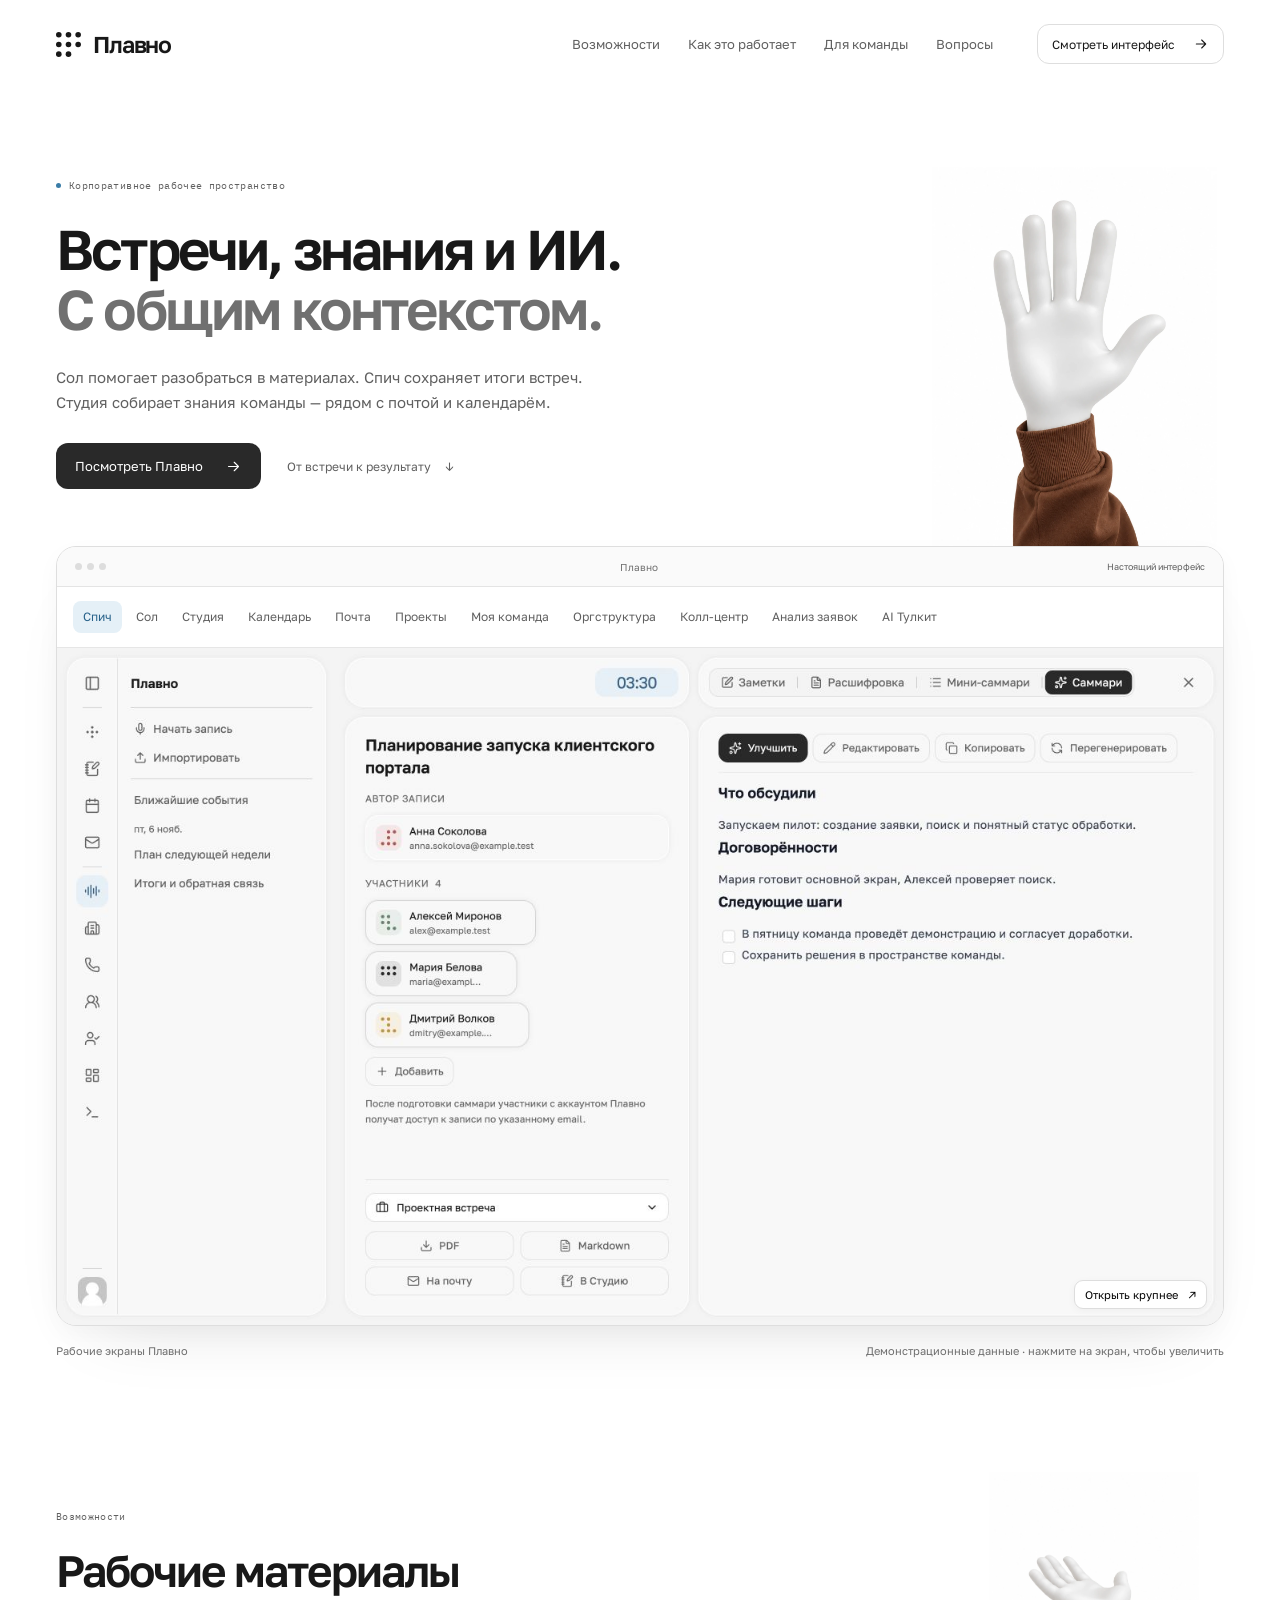
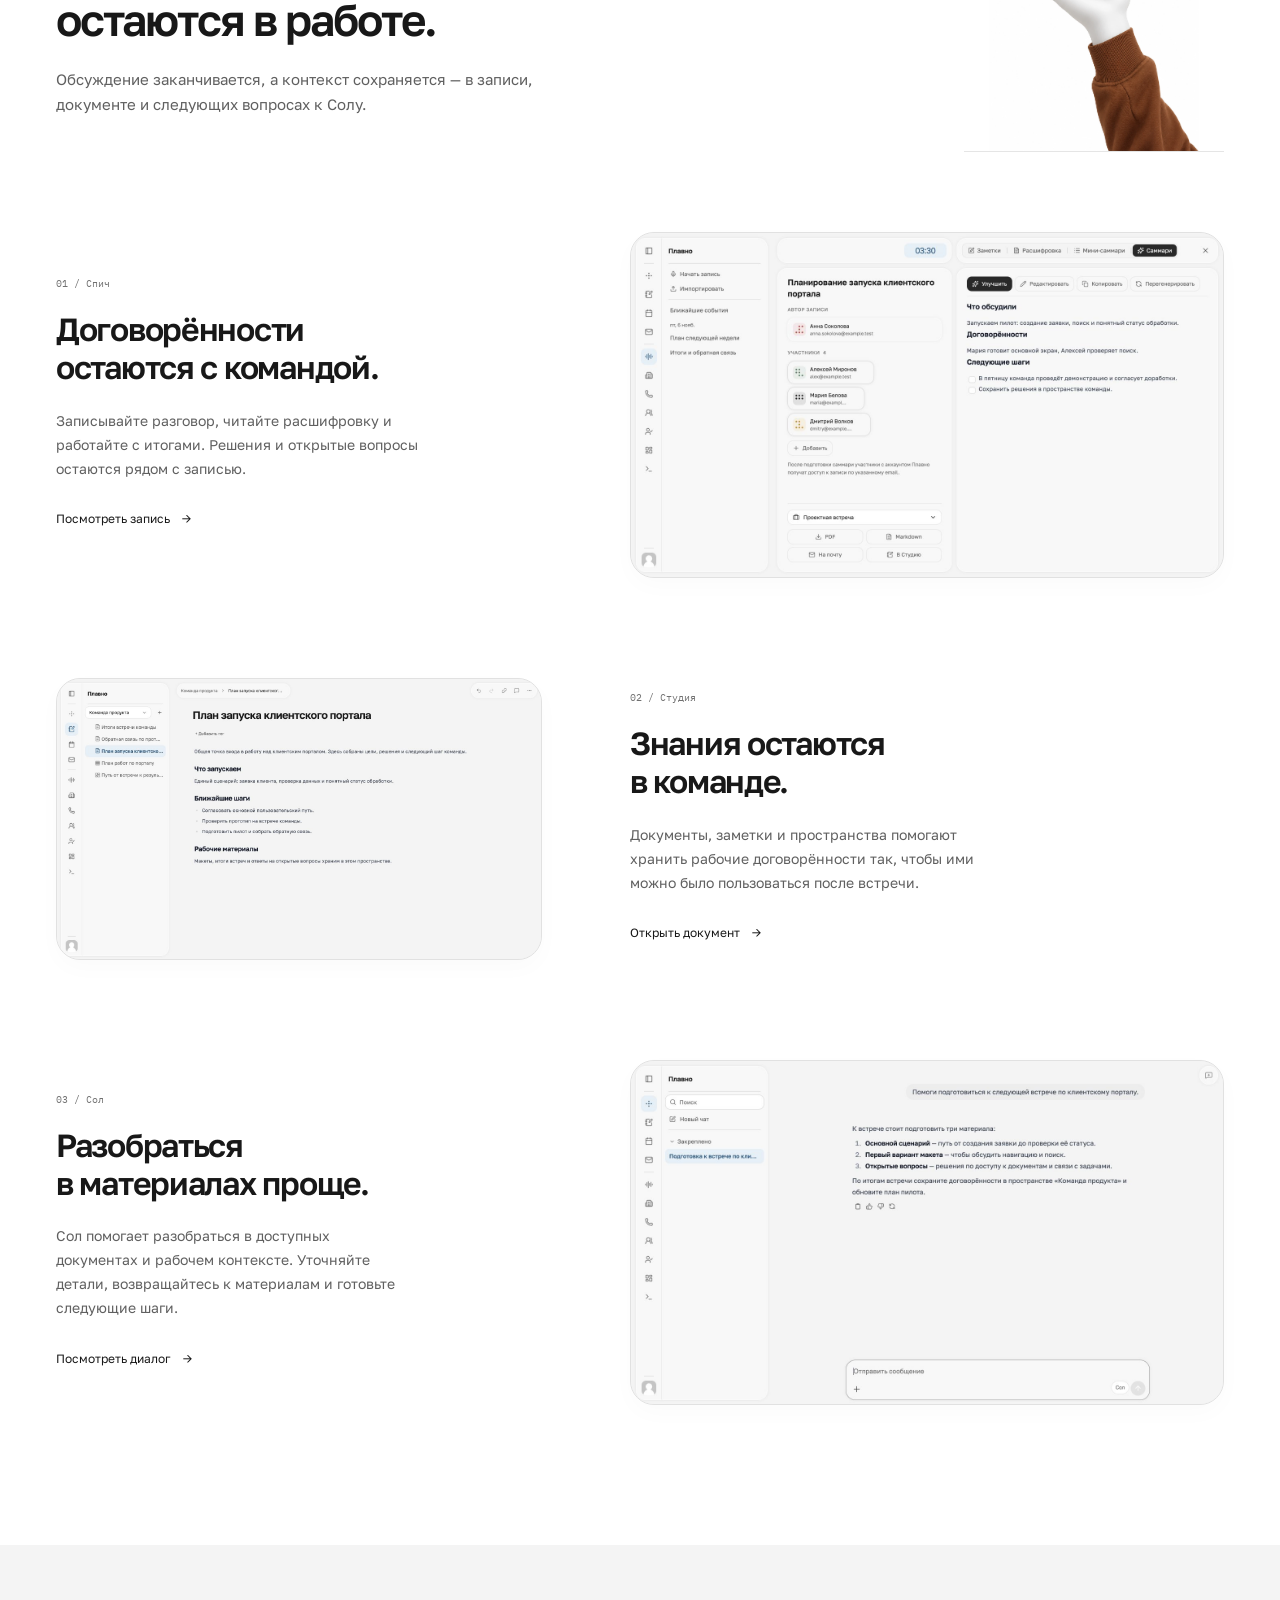
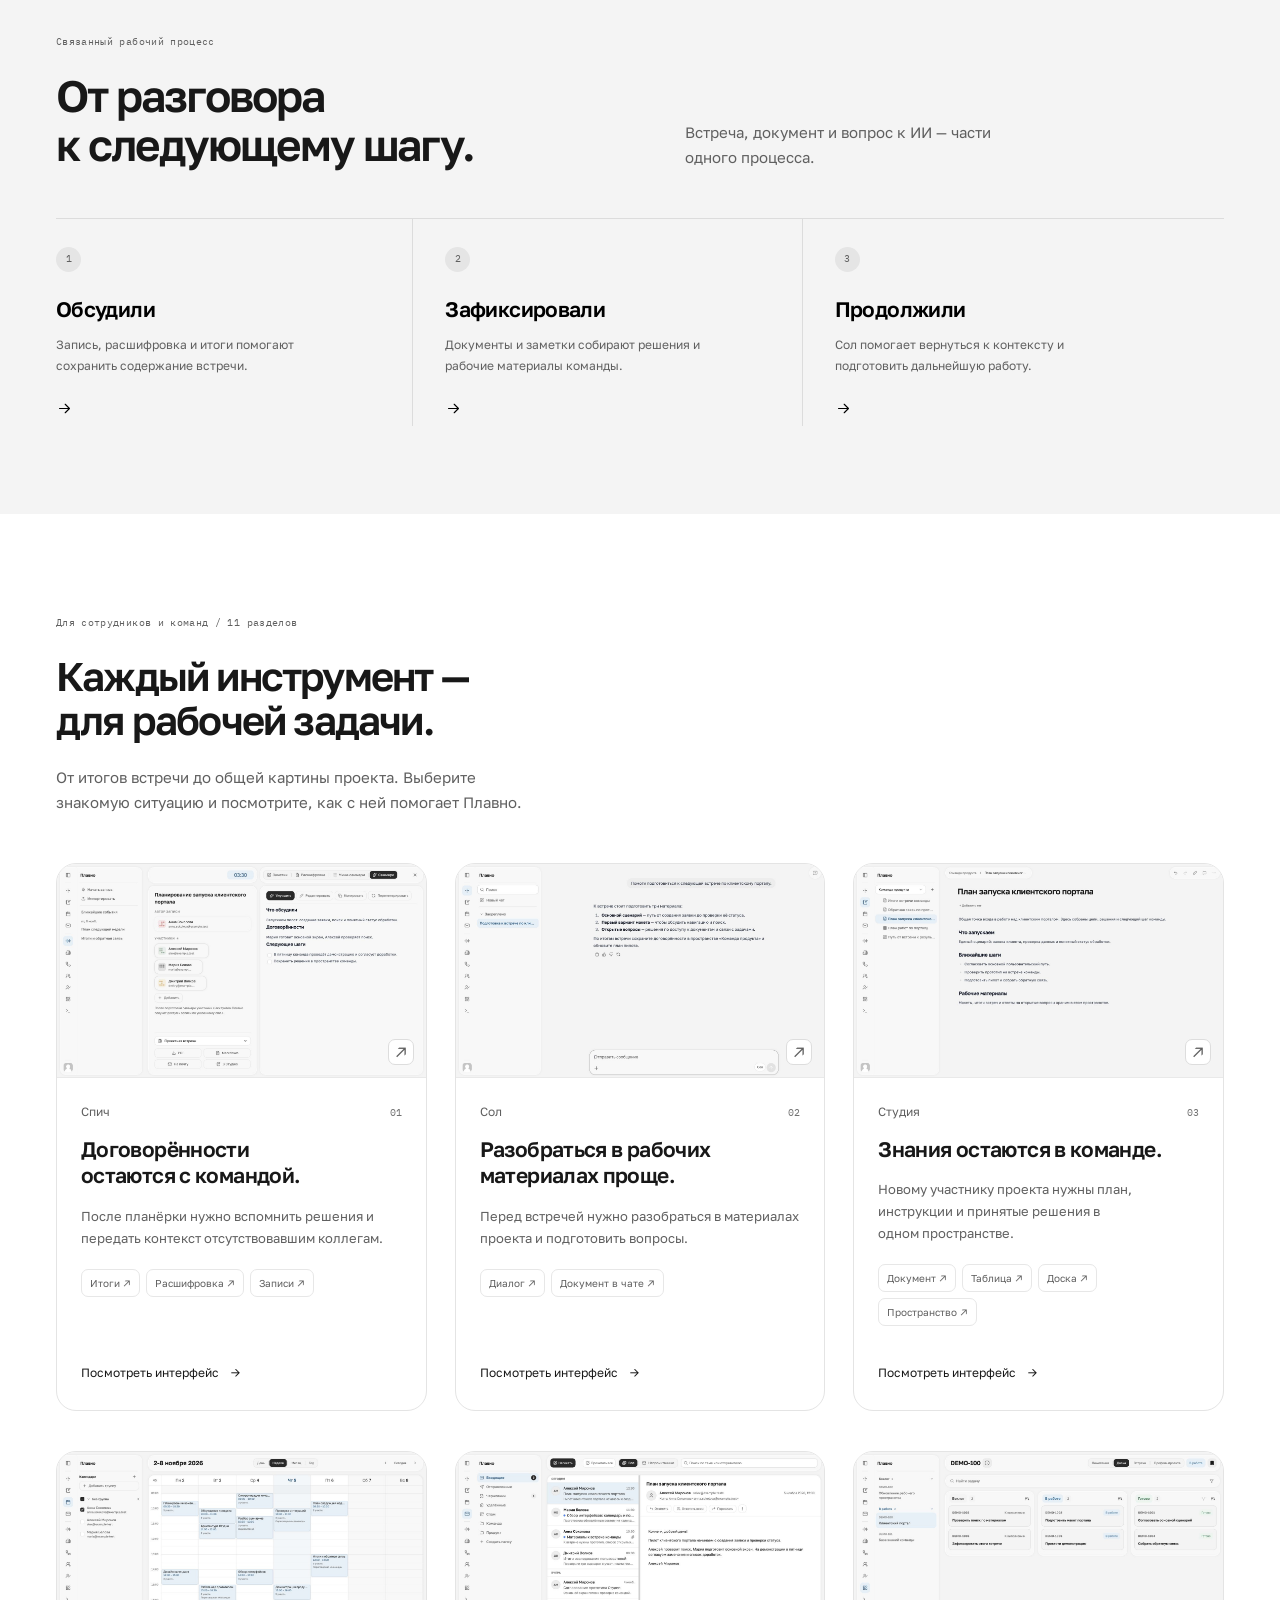
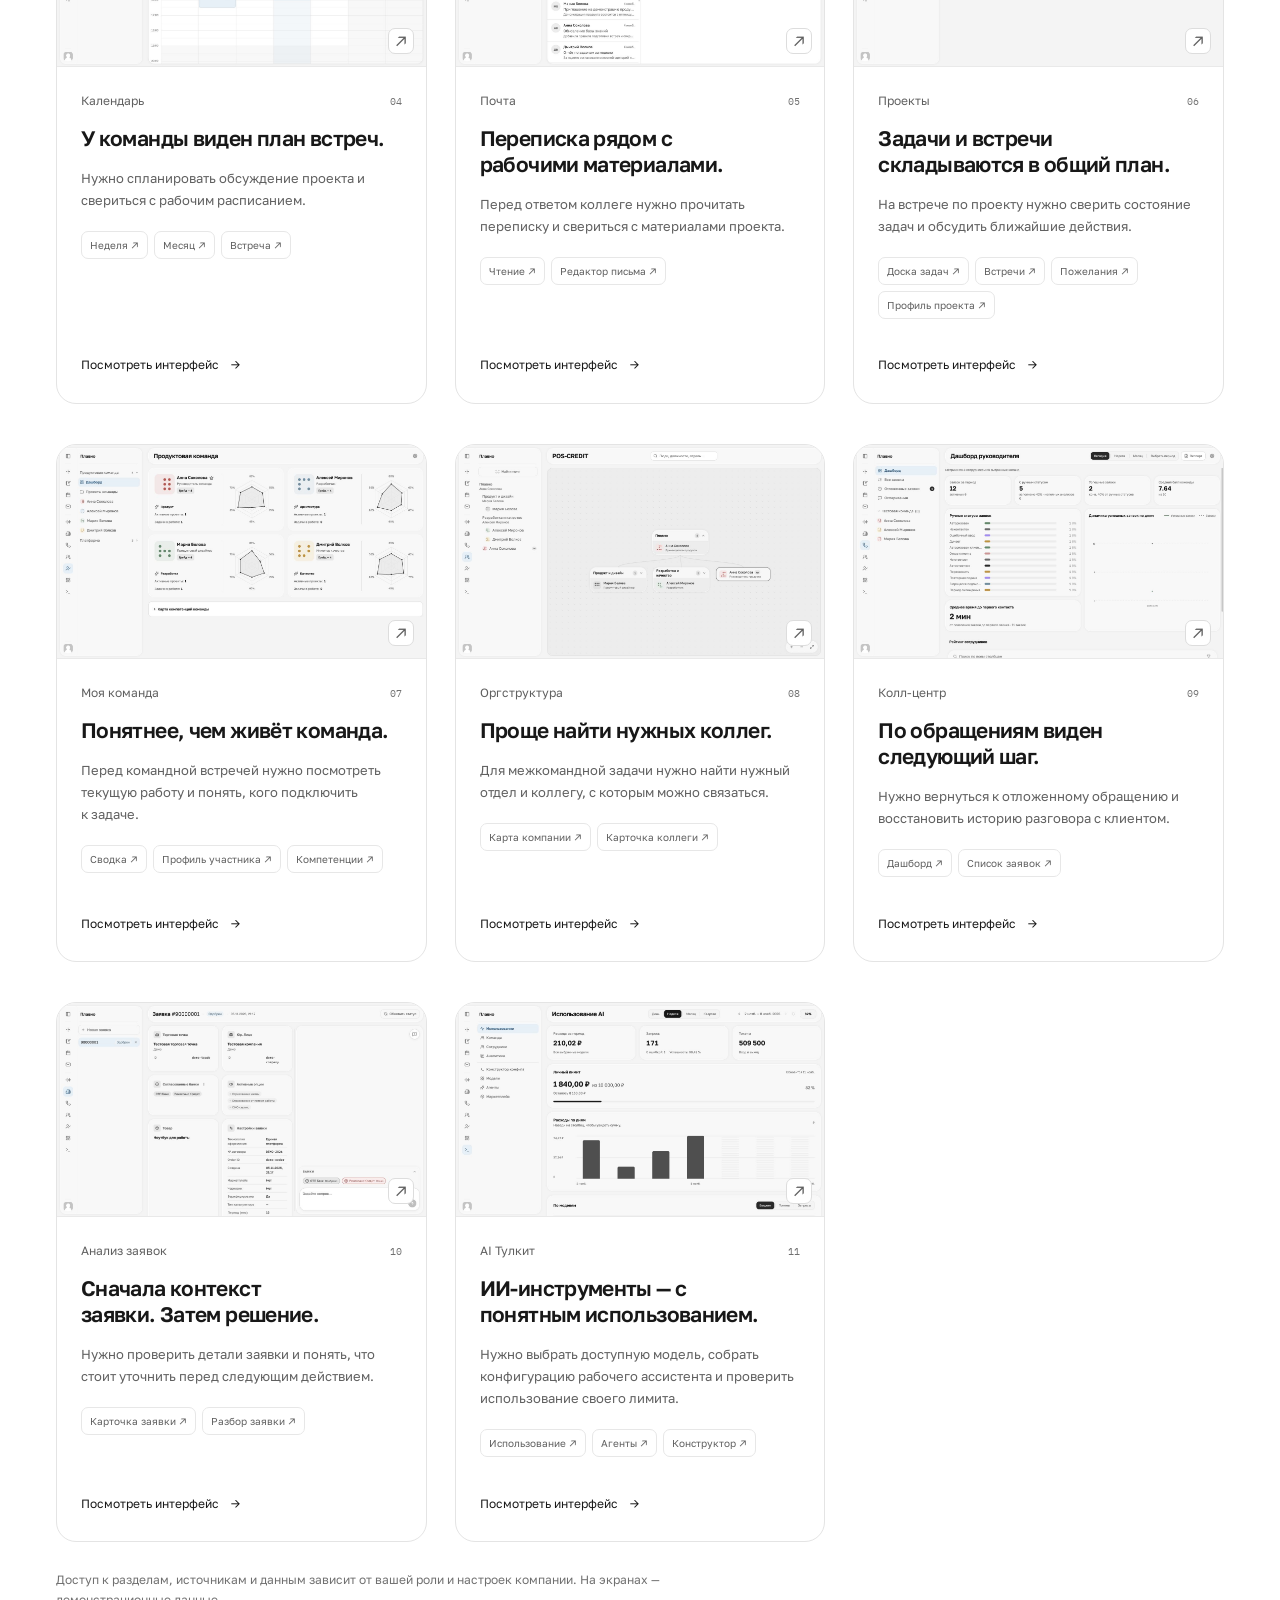
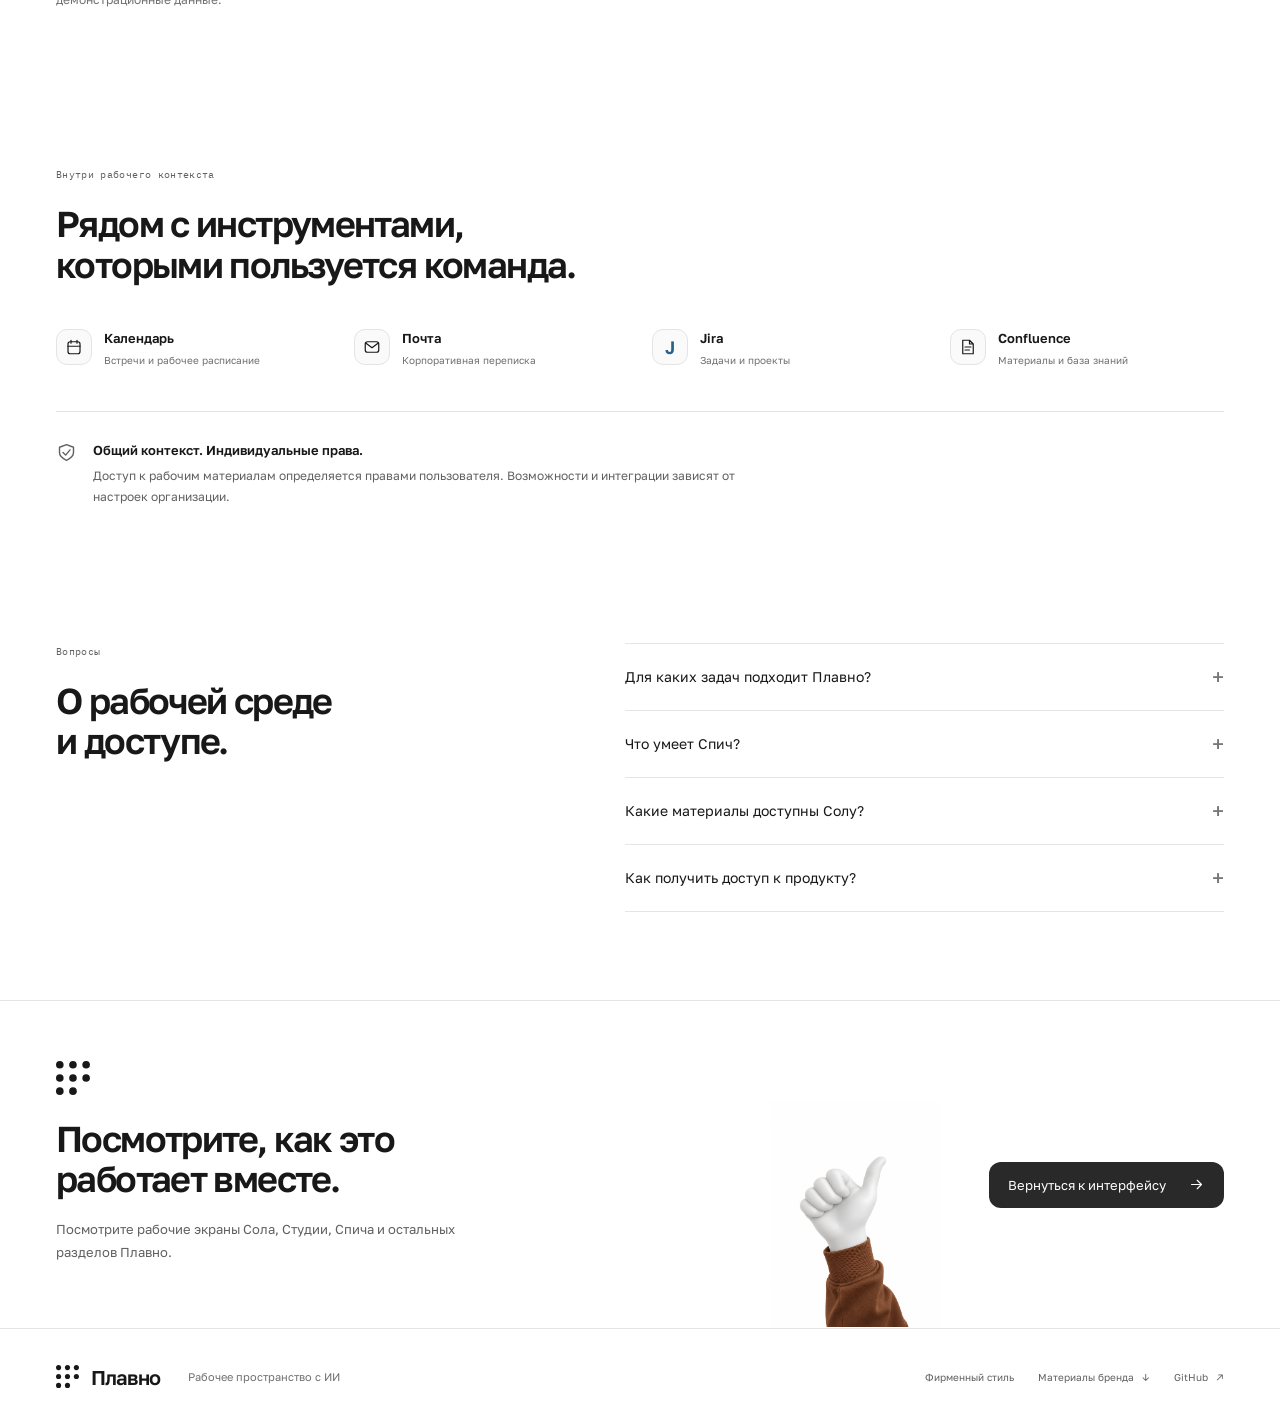
<file: index.html>
<!doctype html>
<html lang="ru">
<head>
<meta charset="utf-8"><meta name="viewport" content="width=device-width,initial-scale=1">
<meta name="theme-color" content="#ffffff">
<title>Плавно — рабочее пространство с ИИ</title>
<meta name="description" content="Документы, встречи, почта и ИИ-помощник в одной рабочей среде. Посмотрите, как Сол, Студия и Спич помогают работать с контекстом команды.">
<meta property="og:type" content="website"><meta property="og:title" content="Плавно — рабочее пространство с ИИ">
<meta property="og:description" content="Документы, встречи, почта и ИИ-помощник в одной рабочей среде.">
<meta property="og:url" content="https://gvukamolle.github.io/plavno-brand/">
<meta property="og:image" content="https://gvukamolle.github.io/plavno-brand/assets/social-card.png">
<meta name="twitter:card" content="summary_large_image">
<link rel="canonical" href="https://gvukamolle.github.io/plavno-brand/">
<link rel="icon" href="assets/plavno-mark.svg" type="image/svg+xml">
<link rel="preload" href="assets/fonts/golos-400.ttf" as="font" type="font/ttf" crossorigin>
<link rel="preload" href="assets/fonts/golos-600.ttf" as="font" type="font/ttf" crossorigin>
<link rel="stylesheet" href="style.css?v=20261105-5"><script src="script.js?v=20261105-5" defer></script>
<link rel="stylesheet" href="visuals.css?v=20261107-1">
</head>
<body>
<svg class="svg-defs" xmlns="http://www.w3.org/2000/svg" aria-hidden="true"><defs>
<symbol id="i-arrow" viewBox="0 0 24 24"><path d="M5 12h14M13 6l6 6-6 6"/></symbol>
<symbol id="i-note" viewBox="0 0 24 24"><path d="M14 3H5v18h14V8l-5-5Zm0 0v5h5M8 12h8M8 16h6"/></symbol>
<symbol id="i-mic" viewBox="0 0 24 24"><rect x="9" y="3" width="6" height="12" rx="3"/><path d="M5 11v1a7 7 0 0 0 14 0v-1M12 19v3M9 22h6"/></symbol>
<symbol id="i-calendar" viewBox="0 0 24 24"><rect x="4" y="5" width="16" height="16" rx="3"/><path d="M8 3v4M16 3v4M4 11h16"/></symbol>
<symbol id="i-mail" viewBox="0 0 24 24"><rect x="3" y="5" width="18" height="14" rx="3"/><path d="m4 7 8 6 8-6"/></symbol>
<symbol id="i-search" viewBox="0 0 24 24"><circle cx="10.5" cy="10.5" r="6.5"/><path d="m16 16 5 5"/></symbol>
<symbol id="i-check" viewBox="0 0 24 24"><path d="m5 12 4 4L19 6"/></symbol>
<symbol id="i-shield" viewBox="0 0 24 24"><path d="M12 3 4 6v6c0 4 4 7 8 9 4-2 8-5 8-9V6l-8-3Z"/><path d="m8 12 3 3 5-6"/></symbol>
<symbol id="i-link" viewBox="0 0 24 24"><path d="m10 13 4-4M8 16l-1 1a4 4 0 0 1-6-6l4-4a4 4 0 0 1 6 0M16 8l1-1a4 4 0 0 1 6 6l-4 4a4 4 0 0 1-6 0" transform="translate(1 0) scale(.9)"/></symbol>
<symbol id="i-chevron" viewBox="0 0 24 24"><path d="m9 5 7 7-7 7"/></symbol>
</defs></svg>
<a class="skip" href="#main">К содержимому</a>
<header class="header wrap">
<a href="#" class="wordmark" aria-label="Плавно — в начало"><img src="assets/plavno-mark.svg" width="25" height="25" alt=""><span>Плавно</span></a>
<nav aria-label="Основная навигация"><a href="#possibilities">Возможности</a><a href="#workflow">Как это работает</a><a href="#company-products">Для команды</a><a href="#questions">Вопросы</a></nav>
<a class="header-cta" href="#product">Смотреть интерфейс <svg class="icon"><use href="#i-arrow"/></svg></a>
</header>
<main id="main">
<section class="hero wrap">
<div class="hero-intro"><div class="hero-copy"><p class="eyebrow"><span></span>Корпоративное рабочее пространство</p>
<h1>Встречи, знания и ИИ.<br><span>С общим контекстом.</span></h1>
<p class="hero-lead">Сол помогает разобраться в материалах. Спич сохраняет итоги встреч.<br>Студия собирает знания команды — рядом с почтой и календарём.</p>
<div class="hero-actions"><a class="button primary" href="#product">Посмотреть Плавно <svg class="icon"><use href="#i-arrow"/></svg></a><a class="quiet-link" href="#workflow">От встречи к результату <span aria-hidden="true">↓</span></a></div>
</div><figure class="hero-mascot" aria-hidden="true"><img src="assets/mascot/sleeved/hand-open.webp" alt="" width="1086" height="1448" fetchpriority="high"></figure></div>
<div class="product-showcase real-showcase" id="product"><div class="browser-bar"><div class="window-dots"><i></i><i></i><i></i></div><span>Плавно</span><span class="demo-badge">Настоящий интерфейс</span></div>
<div class="screen-tabs" role="tablist" aria-label="Рабочие разделы Плавно"><button type="button" role="tab" id="tab-speech" aria-selected="true" aria-controls="screen-panel" tabindex="0" data-view="speech">Спич</button><button type="button" role="tab" id="tab-sol" aria-selected="false" aria-controls="screen-panel" tabindex="-1" data-view="sol">Сол</button><button type="button" role="tab" id="tab-studio" aria-selected="false" aria-controls="screen-panel" tabindex="-1" data-view="studio">Студия</button><button type="button" role="tab" id="tab-calendar" aria-selected="false" aria-controls="screen-panel" tabindex="-1" data-view="calendar">Календарь</button><button type="button" role="tab" id="tab-mail" aria-selected="false" aria-controls="screen-panel" tabindex="-1" data-view="mail">Почта</button><button type="button" role="tab" id="tab-projects" aria-selected="false" aria-controls="screen-panel" tabindex="-1" data-view="projects">Проекты</button><button type="button" role="tab" id="tab-team" aria-selected="false" aria-controls="screen-panel" tabindex="-1" data-view="team">Моя команда</button><button type="button" role="tab" id="tab-org" aria-selected="false" aria-controls="screen-panel" tabindex="-1" data-view="org">Оргструктура</button><button type="button" role="tab" id="tab-callcenter" aria-selected="false" aria-controls="screen-panel" tabindex="-1" data-view="callcenter">Колл-центр</button><button type="button" role="tab" id="tab-applications" aria-selected="false" aria-controls="screen-panel" tabindex="-1" data-view="applications">Анализ заявок</button><button type="button" role="tab" id="tab-toolkit" aria-selected="false" aria-controls="screen-panel" tabindex="-1" data-view="toolkit">AI Тулкит</button></div>
<div id="studio-views" class="studio-views" hidden aria-label="Типы материалов Студии"><span>В Студии</span><button type="button" data-studio-view="studio" aria-pressed="true">Документ</button><button type="button" data-studio-view="studio-table" aria-pressed="false">Таблица</button><button type="button" data-studio-view="studio-board" aria-pressed="false">Доска</button><button type="button" data-studio-view="studio-space" aria-pressed="false">Пространство</button></div><div id="screen-panel" role="tabpanel" aria-labelledby="tab-speech"><button class="screen-open" type="button" aria-label="Увеличить экран Спича"><img id="product-screen" src="assets/screenshots/speech.jpg" width="1456" height="846" alt="Спич: настоящая запись встречи с итогами на демонстрационных данных"><span class="zoom-label">Открыть крупнее <span aria-hidden="true">↗</span></span></button></div></div>
<div class="demo-caption"><span>Рабочие экраны Плавно</span><span>Демонстрационные данные · нажмите на экран, чтобы увеличить</span></div></section>

<section class="work-section wrap" id="possibilities"><div class="mascot-intro"><div class="section-intro"><p class="eyebrow">Возможности</p><h2>Рабочие материалы<br>остаются в работе.</h2><p>Обсуждение заканчивается, а контекст сохраняется — в записи, документе и следующих вопросах к Солу.</p></div><figure class="section-mascot" aria-hidden="true"><img src="assets/mascot/sleeved/hand-present.webp" alt="" width="1086" height="1448" loading="lazy"></figure></div><div class="feature-row "><div class="feature-copy"><span class="feature-number">01 / Спич</span><h3>Договорённости<br>остаются с командой.</h3><p>Записывайте разговор, читайте расшифровку и работайте с итогами. Решения и открытые вопросы остаются рядом с записью.</p><button class="inline-link" type="button" data-jump-view="speech">Посмотреть запись <span aria-hidden="true">→</span></button></div><button class="feature-visual real-feature" type="button" data-jump-view="speech" aria-label="Открыть экран: Спич"><img src="assets/screenshots/speech.jpg" alt="Настоящий рабочий экран Плавно" width="1456" height="846" loading="lazy"></button></div><div class="feature-row reverse"><div class="feature-copy"><span class="feature-number">02 / Студия</span><h3>Знания остаются<br>в команде.</h3><p>Документы, заметки и пространства помогают хранить рабочие договорённости так, чтобы ими можно было пользоваться после встречи.</p><button class="inline-link" type="button" data-jump-view="studio">Открыть документ <span aria-hidden="true">→</span></button></div><button class="feature-visual real-feature" type="button" data-jump-view="studio" aria-label="Открыть экран: Студия"><img src="assets/screenshots/studio.jpg" alt="Настоящий рабочий экран Плавно" width="1456" height="846" loading="lazy"></button></div><div class="feature-row "><div class="feature-copy"><span class="feature-number">03 / Сол</span><h3>Разобраться<br>в материалах проще.</h3><p>Сол помогает разобраться в доступных документах и рабочем контексте. Уточняйте детали, возвращайтесь к материалам и готовьте следующие шаги.</p><button class="inline-link" type="button" data-jump-view="sol">Посмотреть диалог <span aria-hidden="true">→</span></button></div><button class="feature-visual real-feature" type="button" data-jump-view="sol" aria-label="Открыть экран: Сол"><img src="assets/screenshots/sol.jpg" alt="Настоящий рабочий экран Плавно" width="1456" height="846" loading="lazy"></button></div></section>

<section class="workflow-section" id="workflow"><div class="wrap"><div class="workflow-heading"><p class="eyebrow">Связанный рабочий процесс</p><h2>От разговора<br>к следующему шагу.</h2><p>Встреча, документ и вопрос к ИИ — части одного процесса.</p></div><div class="workflow-steps"><button type="button" data-jump-view="speech"><span class="step-number">1</span><h3>Обсудили</h3><p>Запись, расшифровка и итоги помогают сохранить содержание встречи.</p><svg class="icon"><use href="#i-arrow"/></svg></button><button type="button" data-jump-view="studio"><span class="step-number">2</span><h3>Зафиксировали</h3><p>Документы и заметки собирают решения и рабочие материалы команды.</p><svg class="icon"><use href="#i-arrow"/></svg></button><button type="button" data-jump-view="sol"><span class="step-number">3</span><h3>Продолжили</h3><p>Сол помогает вернуться к контексту и подготовить дальнейшую работу.</p><svg class="icon"><use href="#i-arrow"/></svg></button></div></div></section>
<section class="company-modules wrap" id="company-products" aria-labelledby="company-products-title"><div class="section-intro"><p class="eyebrow">Для сотрудников и команд / 11 разделов</p><h2 id="company-products-title">Каждый инструмент —<br>для рабочей задачи.</h2><p>От итогов встречи до общей картины проекта. Выберите знакомую ситуацию и посмотрите, как с ней помогает Плавно.</p></div><div class="company-products-grid"><article class="company-product" id="product-speech"><button class="company-screen" type="button" data-jump-view="speech" aria-label="Посмотреть интерфейс: Спич"><img src="assets/screenshots/speech.jpg" width="1456" height="846" loading="lazy" alt="Спич: настоящий экран на демонстрационных данных"><span aria-hidden="true">↗</span></button><div class="company-product-copy"><p class="product-kicker"><span>Спич</span><span class="feature-number">01</span></p><h3>Договорённости остаются с командой.</h3><p class="company-scenario">После планёрки нужно вспомнить решения и передать контекст отсутствовавшим коллегам.</p><div class="company-references" aria-label="Экраны: Спич"><a href="assets/screenshots/speech.jpg" target="_blank" rel="noopener" aria-label="Спич — Итоги">Итоги ↗</a><a href="assets/screenshots/speech-transcript.jpg" target="_blank" rel="noopener" aria-label="Спич — Расшифровка">Расшифровка ↗</a><a href="assets/screenshots/speech-library.jpg" target="_blank" rel="noopener" aria-label="Спич — Записи">Записи ↗</a></div><button class="inline-link" type="button" data-jump-view="speech">Посмотреть интерфейс <span aria-hidden="true">→</span></button></div></article><article class="company-product" id="product-sol"><button class="company-screen" type="button" data-jump-view="sol" aria-label="Посмотреть интерфейс: Сол"><img src="assets/screenshots/sol.jpg" width="1456" height="846" loading="lazy" alt="Сол: настоящий экран на демонстрационных данных"><span aria-hidden="true">↗</span></button><div class="company-product-copy"><p class="product-kicker"><span>Сол</span><span class="feature-number">02</span></p><h3>Разобраться в рабочих материалах проще.</h3><p class="company-scenario">Перед встречей нужно разобраться в материалах проекта и подготовить вопросы.</p><div class="company-references" aria-label="Экраны: Сол"><a href="assets/screenshots/sol.jpg" target="_blank" rel="noopener" aria-label="Сол — Диалог">Диалог ↗</a><a href="assets/screenshots/sol-document.jpg" target="_blank" rel="noopener" aria-label="Сол — Документ в чате">Документ в чате ↗</a></div><button class="inline-link" type="button" data-jump-view="sol">Посмотреть интерфейс <span aria-hidden="true">→</span></button></div></article><article class="company-product" id="product-studio"><button class="company-screen" type="button" data-jump-view="studio" aria-label="Посмотреть интерфейс: Студия"><img src="assets/screenshots/studio.jpg" width="1456" height="846" loading="lazy" alt="Студия: настоящий экран на демонстрационных данных"><span aria-hidden="true">↗</span></button><div class="company-product-copy"><p class="product-kicker"><span>Студия</span><span class="feature-number">03</span></p><h3>Знания остаются в команде.</h3><p class="company-scenario">Новому участнику проекта нужны план, инструкции и принятые решения в одном пространстве.</p><div class="company-references" aria-label="Экраны: Студия"><a href="assets/screenshots/studio.jpg" target="_blank" rel="noopener" aria-label="Студия — Документ">Документ ↗</a><a href="assets/screenshots/studio-table.jpg" target="_blank" rel="noopener" aria-label="Студия — Таблица">Таблица ↗</a><a href="assets/screenshots/studio-board.jpg" target="_blank" rel="noopener" aria-label="Студия — Доска">Доска ↗</a><a href="assets/screenshots/studio-space.jpg" target="_blank" rel="noopener" aria-label="Студия — Пространство">Пространство ↗</a></div><button class="inline-link" type="button" data-jump-view="studio">Посмотреть интерфейс <span aria-hidden="true">→</span></button></div></article><article class="company-product" id="product-calendar"><button class="company-screen" type="button" data-jump-view="calendar" aria-label="Посмотреть интерфейс: Календарь"><img src="assets/screenshots/calendar.jpg" width="1456" height="846" loading="lazy" alt="Календарь: настоящий экран на демонстрационных данных"><span aria-hidden="true">↗</span></button><div class="company-product-copy"><p class="product-kicker"><span>Календарь</span><span class="feature-number">04</span></p><h3>У команды виден план встреч.</h3><p class="company-scenario">Нужно спланировать обсуждение проекта и свериться с рабочим расписанием.</p><div class="company-references" aria-label="Экраны: Календарь"><a href="assets/screenshots/calendar.jpg" target="_blank" rel="noopener" aria-label="Календарь — Неделя">Неделя ↗</a><a href="assets/screenshots/calendar-month.jpg" target="_blank" rel="noopener" aria-label="Календарь — Месяц">Месяц ↗</a><a href="assets/screenshots/calendar-event.jpg" target="_blank" rel="noopener" aria-label="Календарь — Встреча">Встреча ↗</a></div><button class="inline-link" type="button" data-jump-view="calendar">Посмотреть интерфейс <span aria-hidden="true">→</span></button></div></article><article class="company-product" id="product-mail"><button class="company-screen" type="button" data-jump-view="mail" aria-label="Посмотреть интерфейс: Почта"><img src="assets/screenshots/mail.jpg" width="1456" height="846" loading="lazy" alt="Почта: настоящий экран на демонстрационных данных"><span aria-hidden="true">↗</span></button><div class="company-product-copy"><p class="product-kicker"><span>Почта</span><span class="feature-number">05</span></p><h3>Переписка рядом с рабочими материалами.</h3><p class="company-scenario">Перед ответом коллеге нужно прочитать переписку и свериться с материалами проекта.</p><div class="company-references" aria-label="Экраны: Почта"><a href="assets/screenshots/mail.jpg" target="_blank" rel="noopener" aria-label="Почта — Чтение">Чтение ↗</a><a href="assets/screenshots/mail-compose.jpg" target="_blank" rel="noopener" aria-label="Почта — Редактор письма">Редактор письма ↗</a></div><button class="inline-link" type="button" data-jump-view="mail">Посмотреть интерфейс <span aria-hidden="true">→</span></button></div></article><article class="company-product" id="product-projects"><button class="company-screen" type="button" data-jump-view="projects" aria-label="Посмотреть интерфейс: Проекты"><img src="assets/screenshots/projects.jpg" width="1456" height="846" loading="lazy" alt="Проекты: настоящий экран на демонстрационных данных"><span aria-hidden="true">↗</span></button><div class="company-product-copy"><p class="product-kicker"><span>Проекты</span><span class="feature-number">06</span></p><h3>Задачи и встречи складываются в общий план.</h3><p class="company-scenario">На встрече по проекту нужно сверить состояние задач и обсудить ближайшие действия.</p><div class="company-references" aria-label="Экраны: Проекты"><a href="assets/screenshots/projects.jpg" target="_blank" rel="noopener" aria-label="Проекты — Доска задач">Доска задач ↗</a><a href="assets/screenshots/projects-meetings.jpg" target="_blank" rel="noopener" aria-label="Проекты — Встречи">Встречи ↗</a><a href="assets/screenshots/projects-wishes.jpg" target="_blank" rel="noopener" aria-label="Проекты — Пожелания">Пожелания ↗</a><a href="assets/screenshots/projects-profile.jpg" target="_blank" rel="noopener" aria-label="Проекты — Профиль проекта">Профиль проекта ↗</a></div><button class="inline-link" type="button" data-jump-view="projects">Посмотреть интерфейс <span aria-hidden="true">→</span></button></div></article><article class="company-product" id="product-team"><button class="company-screen" type="button" data-jump-view="team" aria-label="Посмотреть интерфейс: Моя команда"><img src="assets/screenshots/team.jpg" width="1456" height="846" loading="lazy" alt="Моя команда: настоящий экран на демонстрационных данных"><span aria-hidden="true">↗</span></button><div class="company-product-copy"><p class="product-kicker"><span>Моя команда</span><span class="feature-number">07</span></p><h3>Понятнее, чем живёт команда.</h3><p class="company-scenario">Перед командной встречей нужно посмотреть текущую работу и понять, кого подключить к задаче.</p><div class="company-references" aria-label="Экраны: Моя команда"><a href="assets/screenshots/team.jpg" target="_blank" rel="noopener" aria-label="Моя команда — Сводка">Сводка ↗</a><a href="assets/screenshots/team-profile.jpg" target="_blank" rel="noopener" aria-label="Моя команда — Профиль участника">Профиль участника ↗</a><a href="assets/screenshots/team-skills.jpg" target="_blank" rel="noopener" aria-label="Моя команда — Компетенции">Компетенции ↗</a></div><button class="inline-link" type="button" data-jump-view="team">Посмотреть интерфейс <span aria-hidden="true">→</span></button></div></article><article class="company-product" id="product-org"><button class="company-screen" type="button" data-jump-view="org" aria-label="Посмотреть интерфейс: Оргструктура"><img src="assets/screenshots/org.jpg" width="1456" height="846" loading="lazy" alt="Оргструктура: настоящий экран на демонстрационных данных"><span aria-hidden="true">↗</span></button><div class="company-product-copy"><p class="product-kicker"><span>Оргструктура</span><span class="feature-number">08</span></p><h3>Проще найти нужных коллег.</h3><p class="company-scenario">Для межкомандной задачи нужно найти нужный отдел и коллегу, с которым можно связаться.</p><div class="company-references" aria-label="Экраны: Оргструктура"><a href="assets/screenshots/org.jpg" target="_blank" rel="noopener" aria-label="Оргструктура — Карта компании">Карта компании ↗</a><a href="assets/screenshots/org-profile.jpg" target="_blank" rel="noopener" aria-label="Оргструктура — Карточка коллеги">Карточка коллеги ↗</a></div><button class="inline-link" type="button" data-jump-view="org">Посмотреть интерфейс <span aria-hidden="true">→</span></button></div></article><article class="company-product" id="product-callcenter"><button class="company-screen" type="button" data-jump-view="callcenter" aria-label="Посмотреть интерфейс: Колл-центр"><img src="assets/screenshots/callcenter.jpg" width="1456" height="846" loading="lazy" alt="Колл-центр: настоящий экран на демонстрационных данных"><span aria-hidden="true">↗</span></button><div class="company-product-copy"><p class="product-kicker"><span>Колл-центр</span><span class="feature-number">09</span></p><h3>По обращениям виден следующий шаг.</h3><p class="company-scenario">Нужно вернуться к отложенному обращению и восстановить историю разговора с клиентом.</p><div class="company-references" aria-label="Экраны: Колл-центр"><a href="assets/screenshots/callcenter.jpg" target="_blank" rel="noopener" aria-label="Колл-центр — Дашборд">Дашборд ↗</a><a href="assets/screenshots/callcenter-list.jpg" target="_blank" rel="noopener" aria-label="Колл-центр — Список заявок">Список заявок ↗</a></div><button class="inline-link" type="button" data-jump-view="callcenter">Посмотреть интерфейс <span aria-hidden="true">→</span></button></div></article><article class="company-product" id="product-applications"><button class="company-screen" type="button" data-jump-view="applications" aria-label="Посмотреть интерфейс: Анализ заявок"><img src="assets/screenshots/applications.jpg" width="1456" height="846" loading="lazy" alt="Анализ заявок: настоящий экран на демонстрационных данных"><span aria-hidden="true">↗</span></button><div class="company-product-copy"><p class="product-kicker"><span>Анализ заявок</span><span class="feature-number">10</span></p><h3>Сначала контекст заявки. Затем решение.</h3><p class="company-scenario">Нужно проверить детали заявки и понять, что стоит уточнить перед следующим действием.</p><div class="company-references" aria-label="Экраны: Анализ заявок"><a href="assets/screenshots/applications.jpg" target="_blank" rel="noopener" aria-label="Анализ заявок — Карточка заявки">Карточка заявки ↗</a><a href="assets/screenshots/applications-chat.jpg" target="_blank" rel="noopener" aria-label="Анализ заявок — Разбор заявки">Разбор заявки ↗</a></div><button class="inline-link" type="button" data-jump-view="applications">Посмотреть интерфейс <span aria-hidden="true">→</span></button></div></article><article class="company-product" id="product-toolkit"><button class="company-screen" type="button" data-jump-view="toolkit" aria-label="Посмотреть интерфейс: AI Тулкит"><img src="assets/screenshots/toolkit.jpg" width="1456" height="846" loading="lazy" alt="AI Тулкит: настоящий экран на демонстрационных данных"><span aria-hidden="true">↗</span></button><div class="company-product-copy"><p class="product-kicker"><span>AI Тулкит</span><span class="feature-number">11</span></p><h3>ИИ-инструменты — с понятным использованием.</h3><p class="company-scenario">Нужно выбрать доступную модель, собрать конфигурацию рабочего ассистента и проверить использование своего лимита.</p><div class="company-references" aria-label="Экраны: AI Тулкит"><a href="assets/screenshots/toolkit.jpg" target="_blank" rel="noopener" aria-label="AI Тулкит — Использование">Использование ↗</a><a href="assets/screenshots/toolkit-agents.jpg" target="_blank" rel="noopener" aria-label="AI Тулкит — Агенты">Агенты ↗</a><a href="assets/screenshots/toolkit-builder.jpg" target="_blank" rel="noopener" aria-label="AI Тулкит — Конструктор">Конструктор ↗</a></div><button class="inline-link" type="button" data-jump-view="toolkit">Посмотреть интерфейс <span aria-hidden="true">→</span></button></div></article></div><p class="company-access-note">Доступ к разделам, источникам и данным зависит от вашей роли и настроек компании. На экранах — демонстрационные данные.</p></section>
<section class="context-section wrap"><div><p class="eyebrow">Внутри рабочего контекста</p><h2>Рядом с инструментами,<br>которыми пользуется команда.</h2></div><div class="context-list"><div><span class="integration-icon"><svg class="icon"><use href="#i-calendar"/></svg></span><strong>Календарь</strong><p>Встречи и рабочее расписание</p></div><div><span class="integration-icon"><svg class="icon"><use href="#i-mail"/></svg></span><strong>Почта</strong><p>Корпоративная переписка</p></div><div><span class="integration-icon letter-icon">J</span><strong>Jira</strong><p>Задачи и проекты</p></div><div><span class="integration-icon"><svg class="icon"><use href="#i-note"/></svg></span><strong>Confluence</strong><p>Материалы и база знаний</p></div></div><div class="access-note"><svg class="icon"><use href="#i-shield"/></svg><div><h3>Общий контекст. Индивидуальные права.</h3><p>Доступ к рабочим материалам определяется правами пользователя. Возможности и интеграции зависят от настроек организации.</p></div></div></section>

<section class="faq-section wrap" id="questions"><div><p class="eyebrow">Вопросы</p><h2>О рабочей среде<br>и доступе.</h2></div><div class="faq-list">
<details><summary>Для каких задач подходит Плавно?<span aria-hidden="true">+</span></summary><p>Для повседневной командной работы: встреч, документов, внутренних знаний, почты и вопросов к ИИ-помощнику. Конкретный набор разделов и интеграций определяется конфигурацией организации.</p></details>
<details><summary>Что умеет Спич?<span aria-hidden="true">+</span></summary><p>Спич помогает записывать встречи, получать расшифровку и работать с итогами разговора. К записи и её материалам можно вернуться после обсуждения.</p></details>
<details><summary>Какие материалы доступны Солу?<span aria-hidden="true">+</span></summary><p>Сол работает с подключёнными источниками и инструментами в пределах доступного пользователю контекста. Доступность материалов зависит от прав и настроек рабочего пространства.</p></details>
<details><summary>Как получить доступ к продукту?<span aria-hidden="true">+</span></summary><p>Плавно — корпоративное рабочее пространство. Доступ к установленному продукту предоставляет ваша организация. На этой странице можно познакомиться с интерфейсом на демонстрационных данных.</p></details>
</div></section>
<section class="closing wrap"><div><img src="assets/plavno-mark.svg" width="34" height="34" alt=""><h2>Посмотрите, как это<br>работает вместе.</h2><p>Посмотрите рабочие экраны Сола, Студии, Спича и остальных разделов Плавно.</p></div><figure class="closing-mascot" aria-hidden="true"><img src="assets/mascot/sleeved/hand-thumbs-up.webp" alt="" width="1086" height="1448" loading="lazy"></figure><a class="button primary" href="#product">Вернуться к интерфейсу <svg class="icon"><use href="#i-arrow"/></svg></a></section>
</main>
<footer class="footer wrap"><a href="#" class="wordmark"><img src="assets/plavno-mark.svg" width="23" height="23" alt=""><span>Плавно</span></a><p>Рабочее пространство с ИИ</p><div><a href="brand.html">Фирменный стиль</a><a href="assets/plavno-brand-kit.zip" download>Материалы бренда <span aria-hidden="true">↓</span></a><a href="https://github.com/gvukamolle/plavno-brand" target="_blank" rel="noopener noreferrer">GitHub <span aria-hidden="true">↗</span></a></div></footer>
<dialog id="screen-dialog" aria-label="Рабочий экран Плавно"><div class="dialog-actions"><strong id="screen-name">Спич</strong><a id="screen-download" href="assets/screenshots/speech.jpg" download>Скачать снимок</a><button type="button" id="screen-close" autofocus>Закрыть <span aria-hidden="true">×</span></button></div><img id="screen-large" src="assets/screenshots/speech.jpg" alt="Рабочий экран Спича"></dialog>
</body></html>
</file>
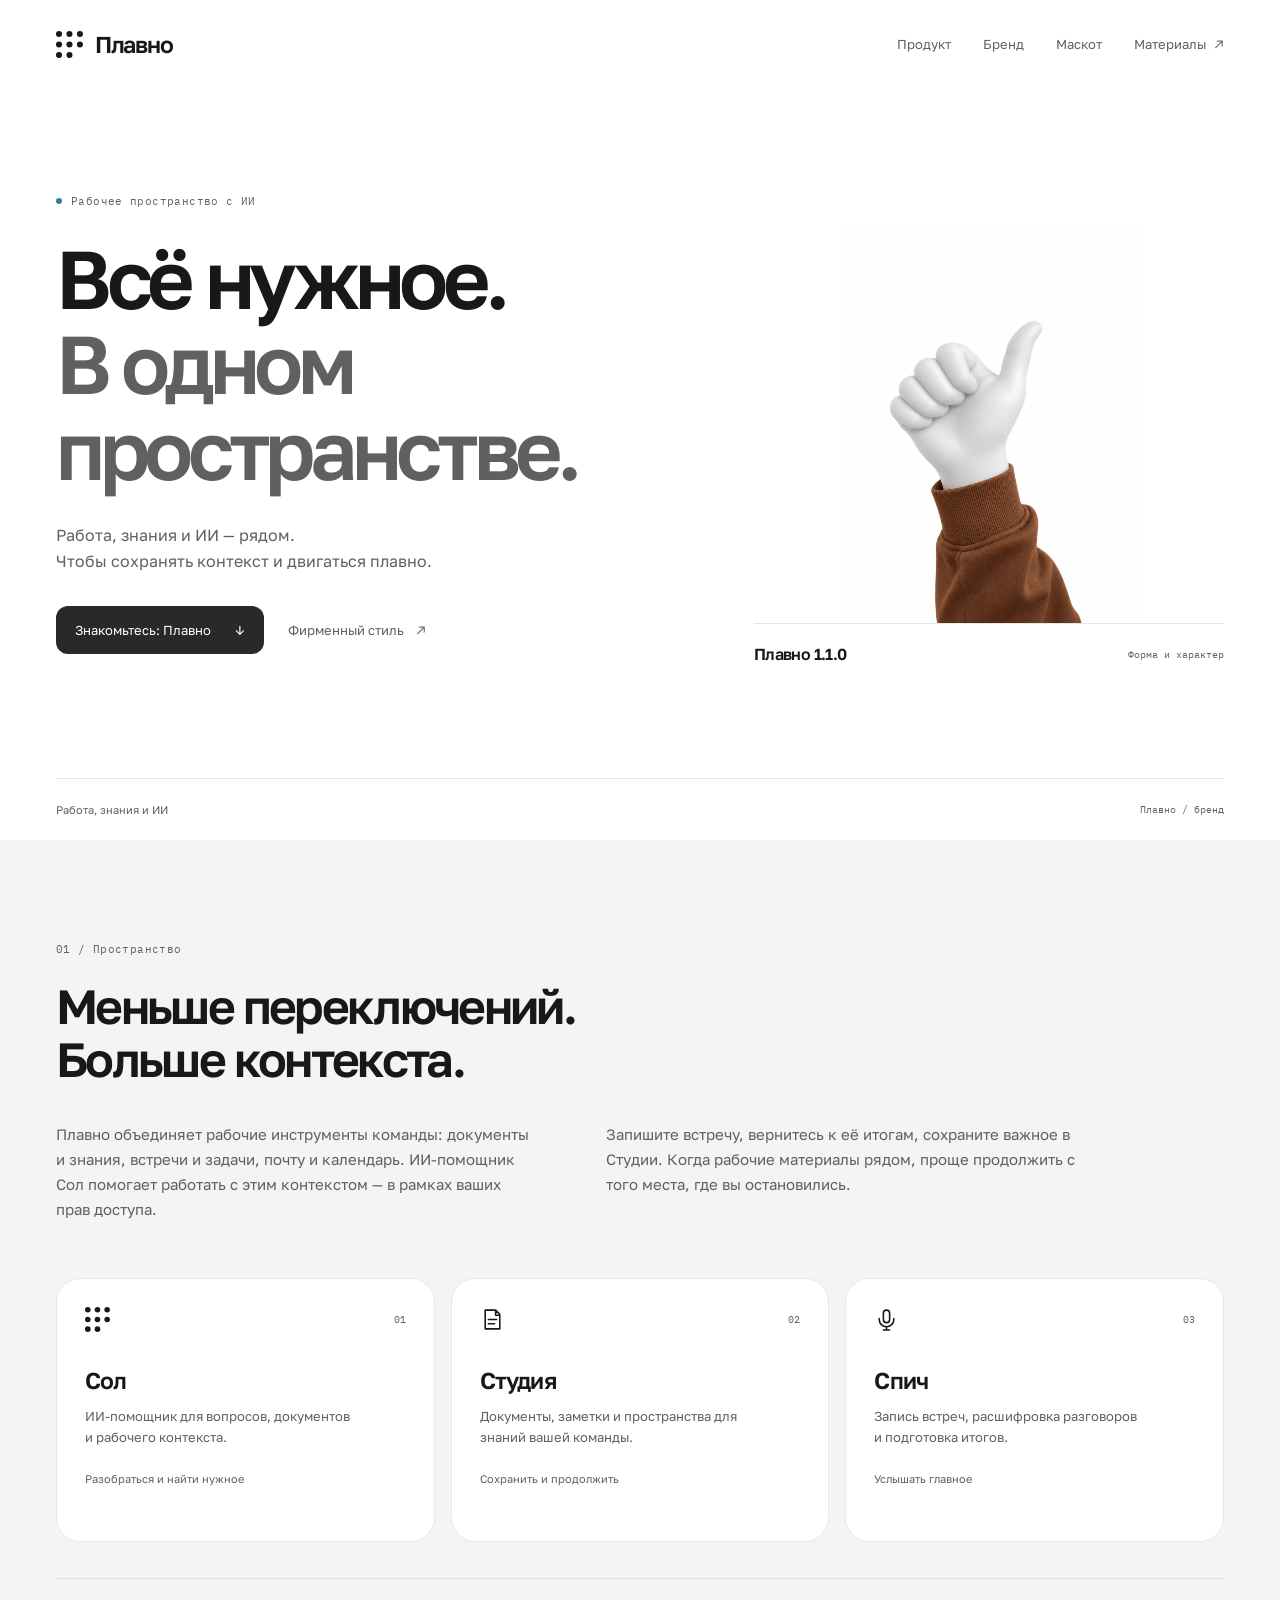
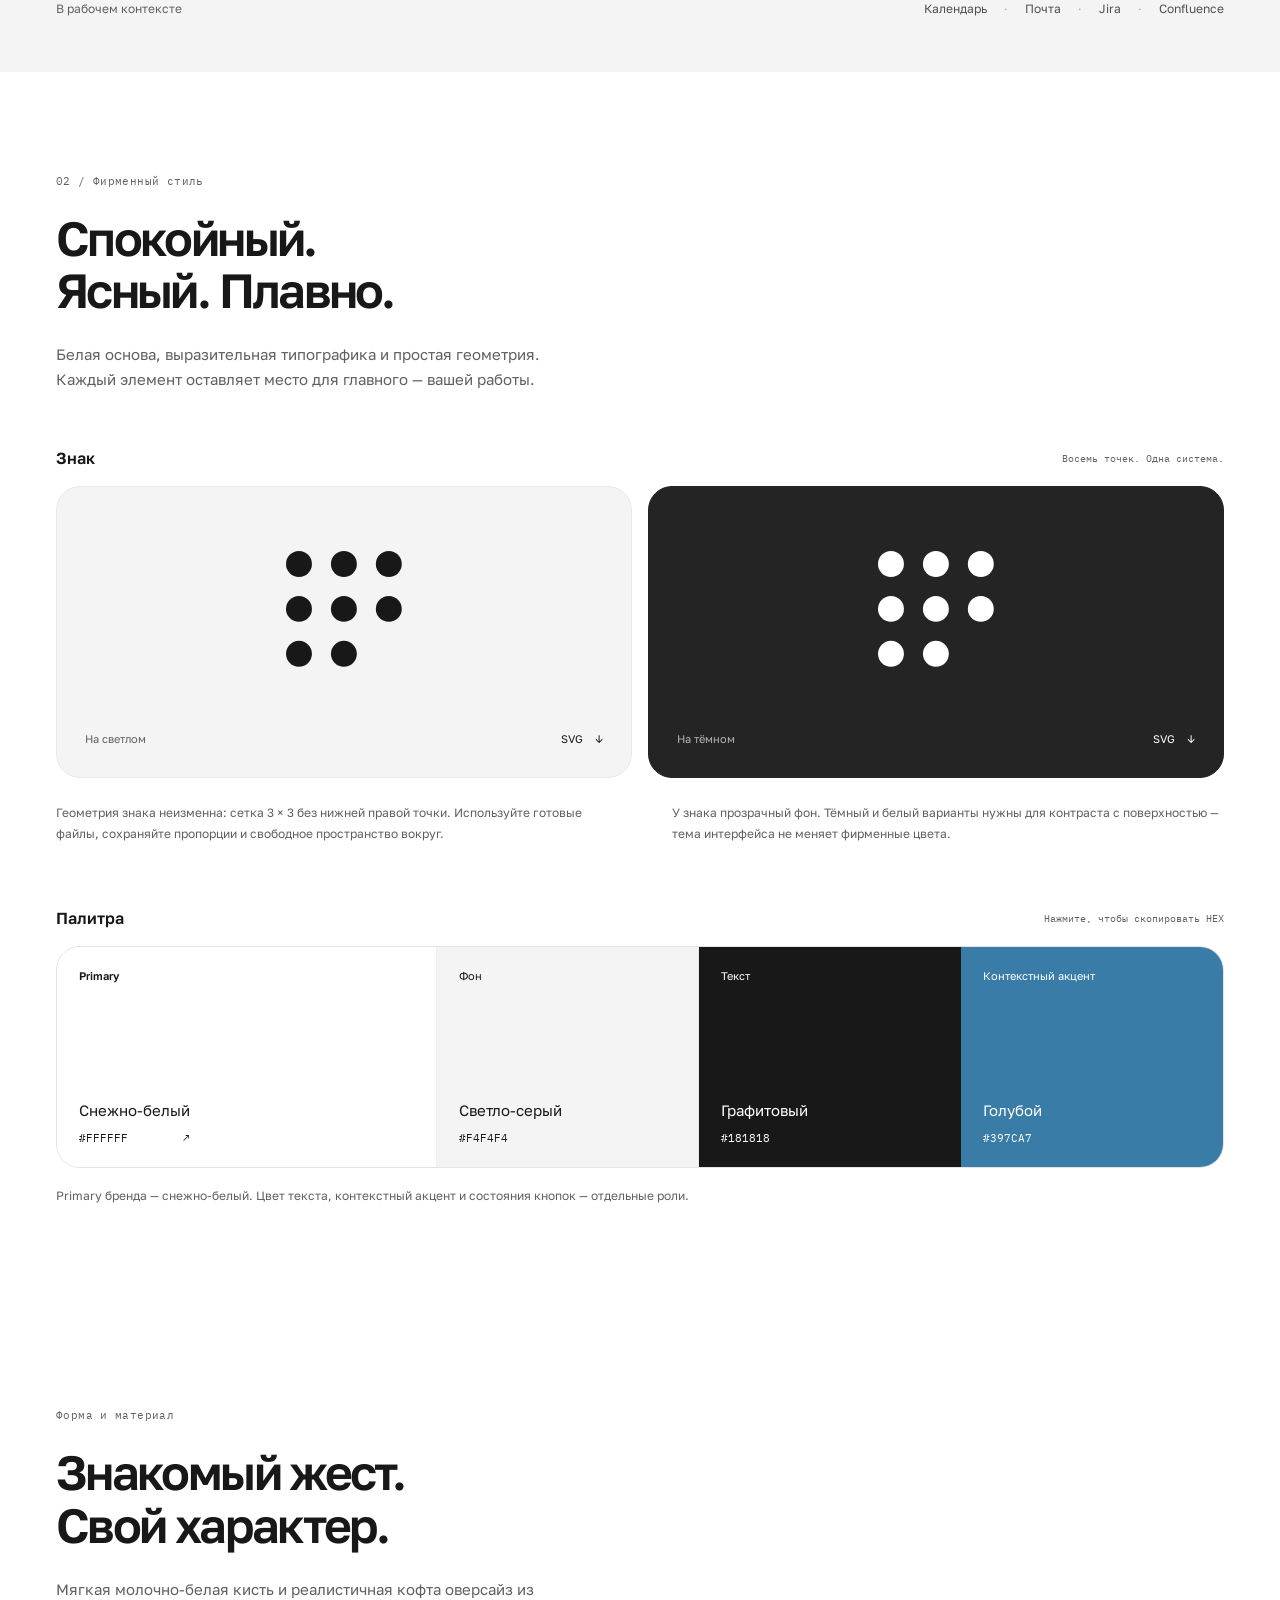
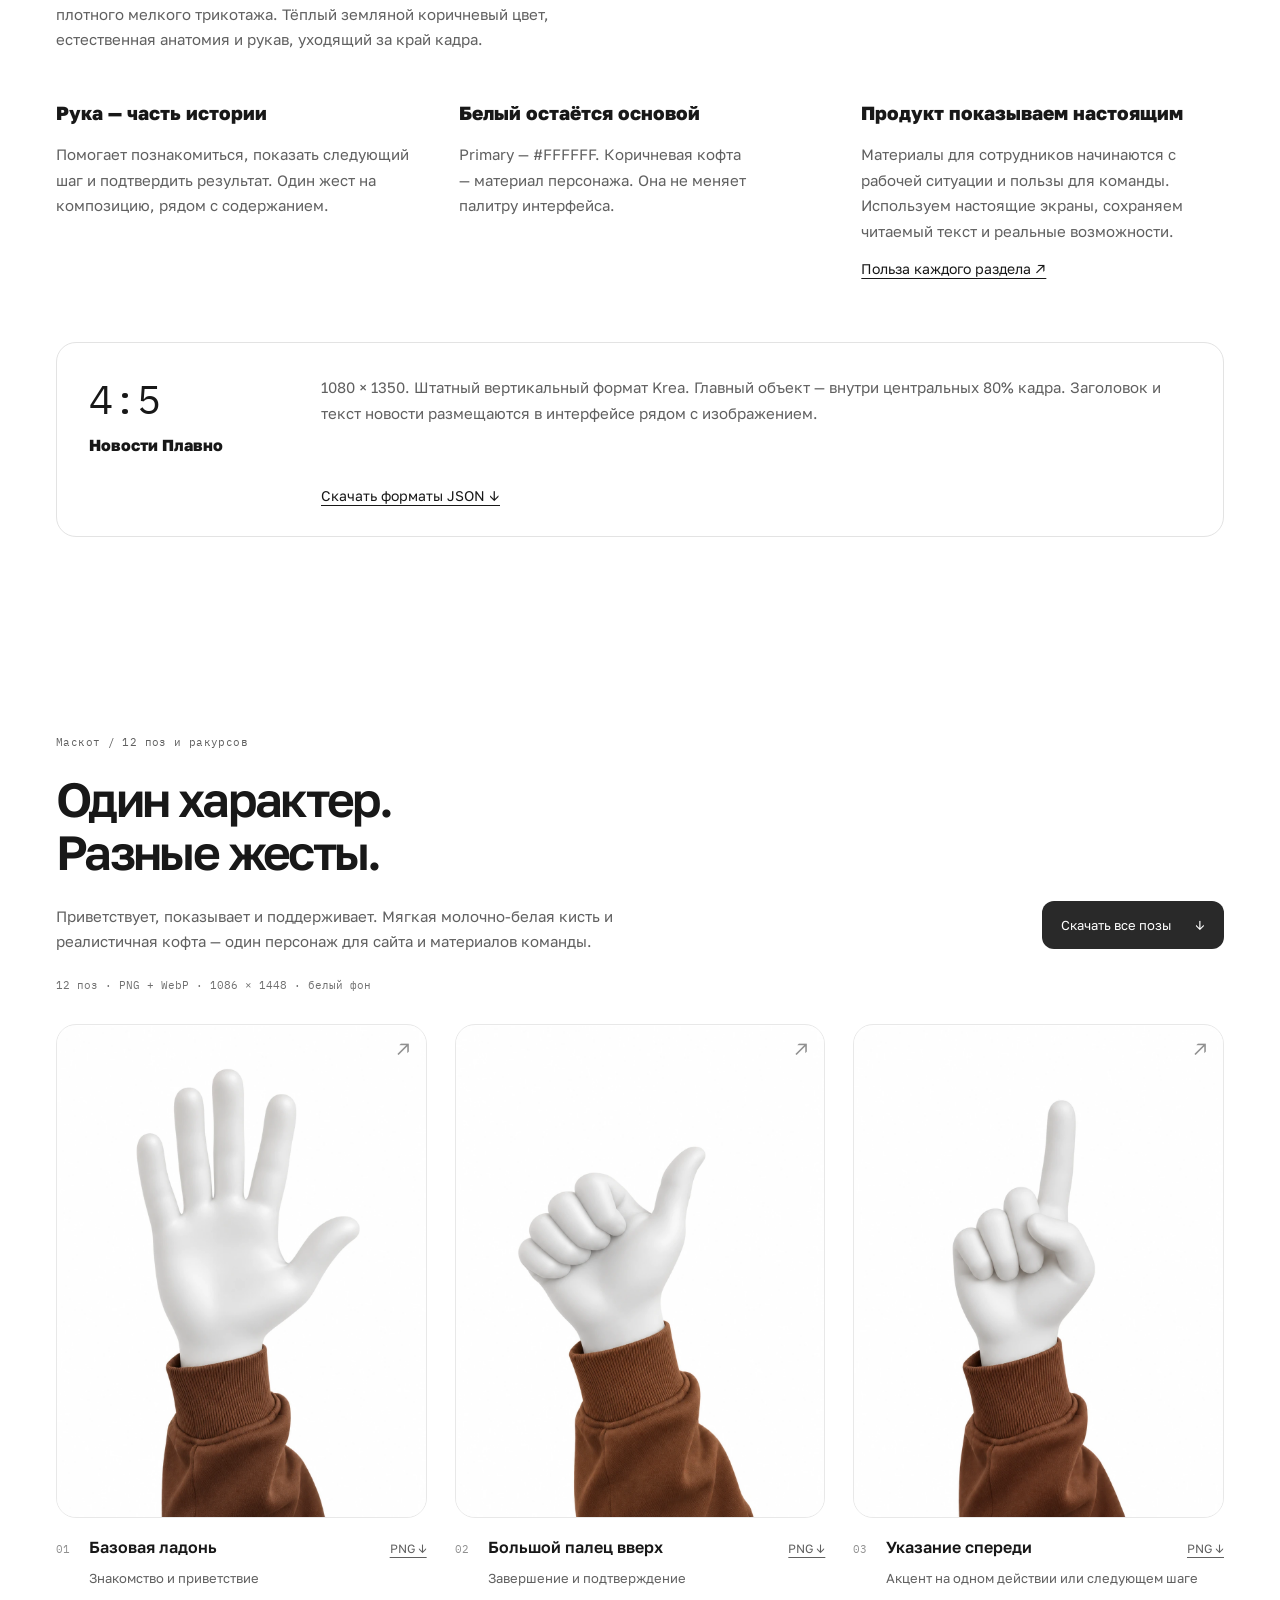
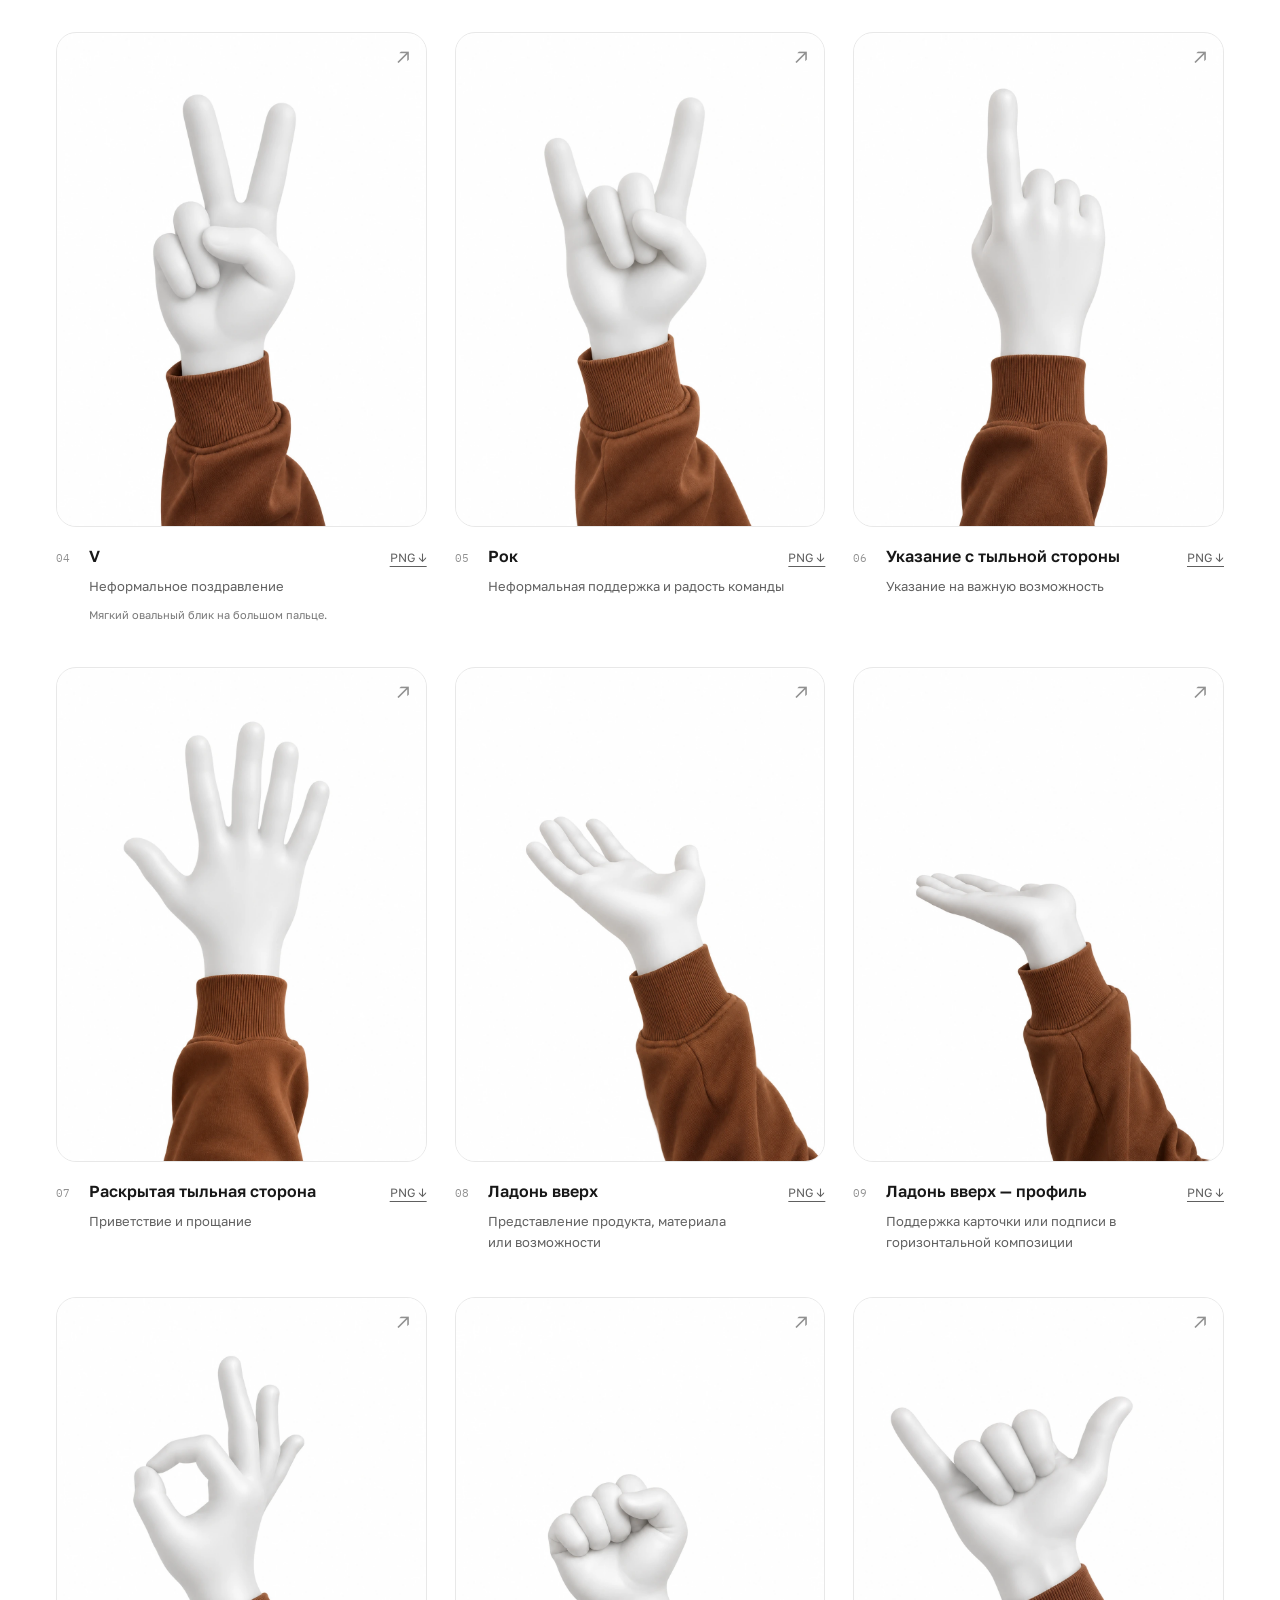
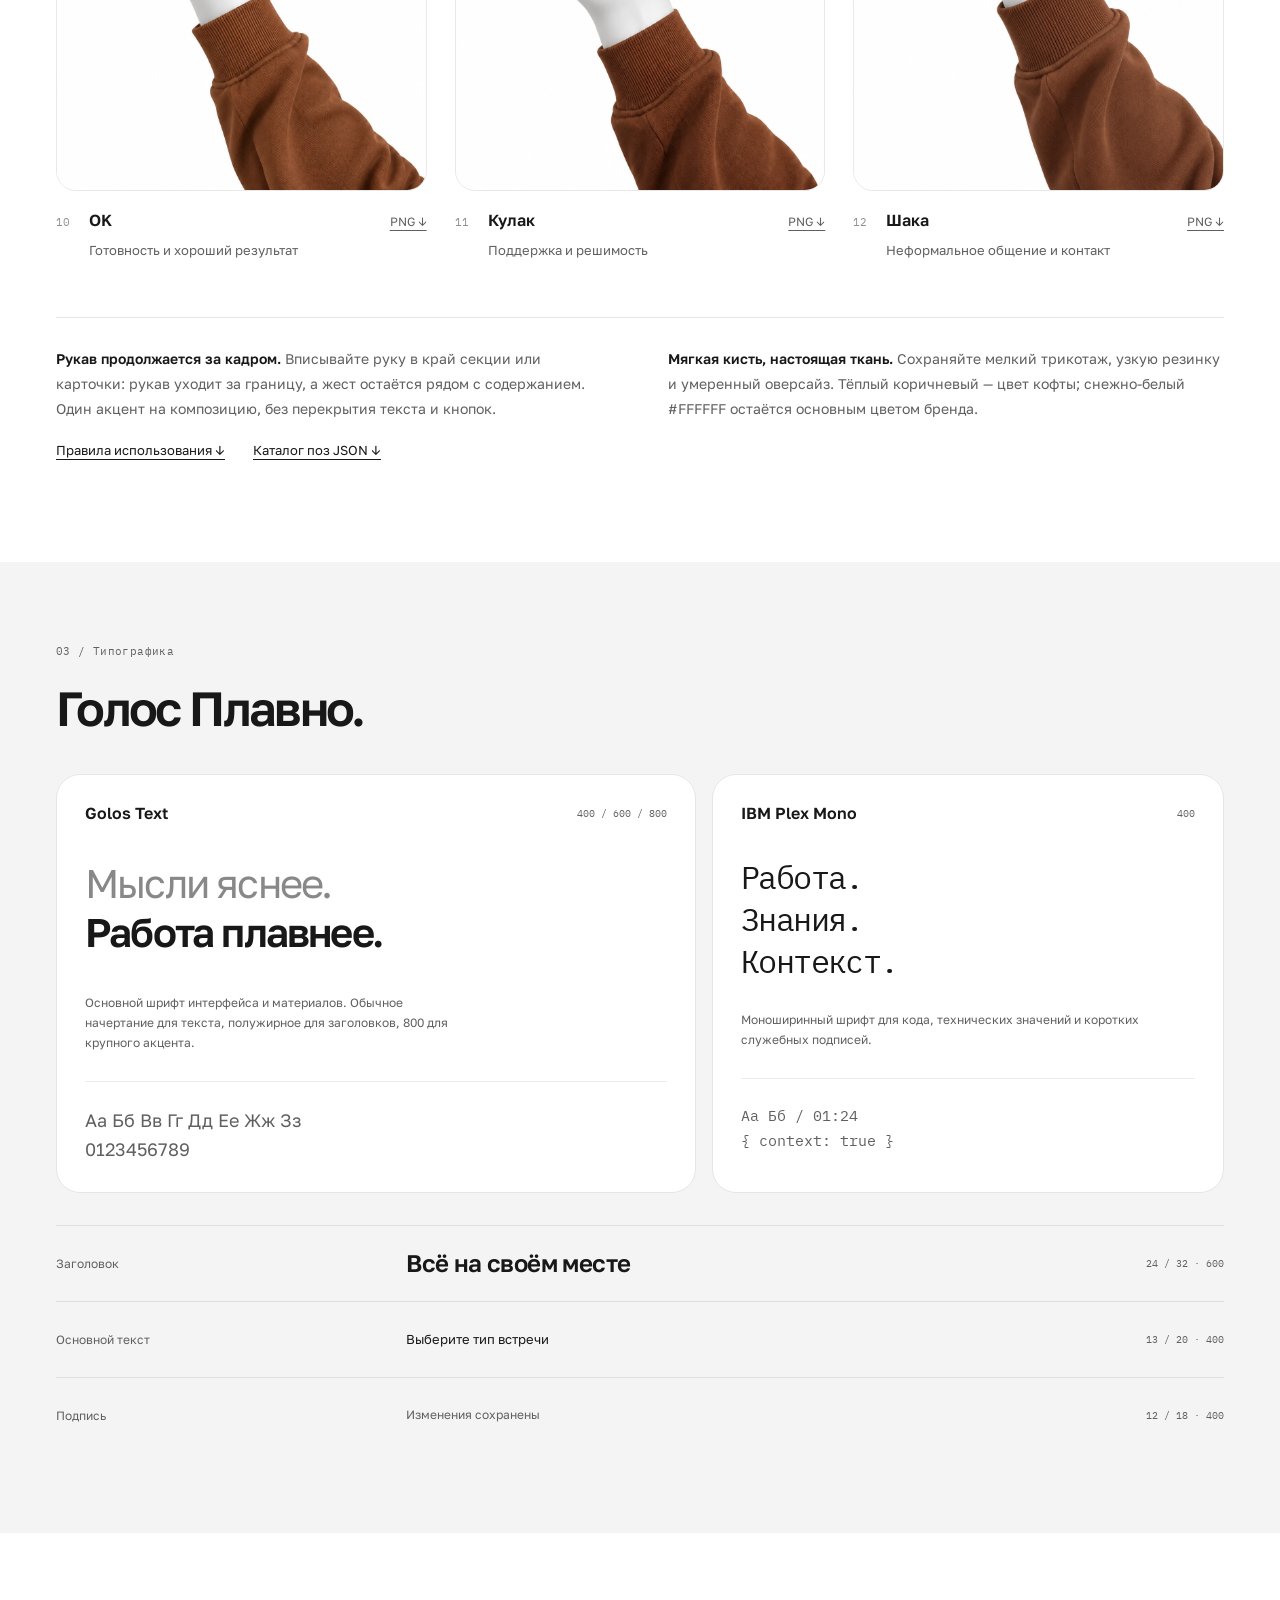
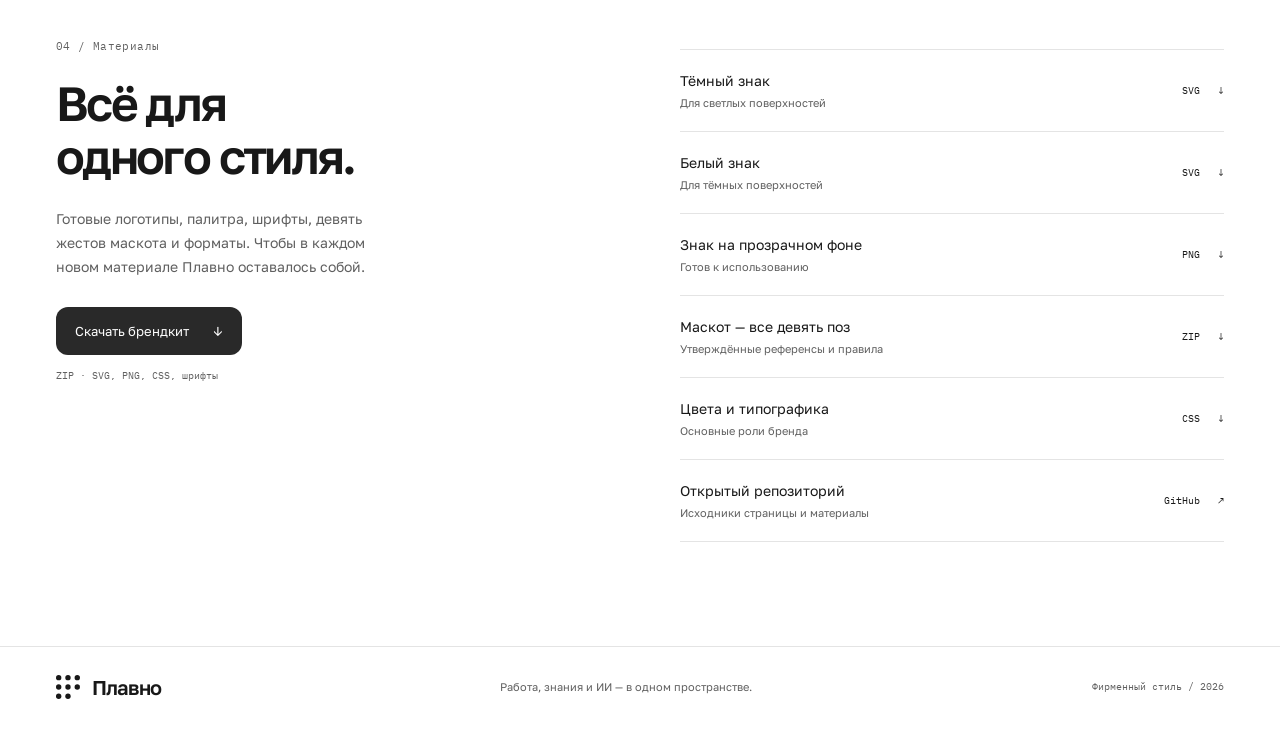
<file: brand.html>
<!doctype html>
<html lang="ru">
<head>
  <meta charset="utf-8">
  <meta name="viewport" content="width=device-width, initial-scale=1">
  <meta name="theme-color" content="#ffffff">
  <title>Плавно — фирменный стиль и материалы</title>
  <meta name="description" content="Плавно — корпоративное рабочее пространство с ИИ-помощником Солом. О продукте, фирменные цвета, типографика и материалы бренда.">
  <meta property="og:type" content="website">
  <meta property="og:title" content="Плавно — в одном пространстве">
  <meta property="og:description" content="Работа, знания и ИИ. О продукте и фирменном стиле Плавно.">
  <meta property="og:url" content="https://gvukamolle.github.io/plavno-brand/">
  <meta property="og:image" content="https://gvukamolle.github.io/plavno-brand/assets/social-card.png">
  <meta name="twitter:card" content="summary_large_image">
  <link rel="canonical" href="https://gvukamolle.github.io/plavno-brand/brand.html">
  <link rel="icon" type="image/svg+xml" href="assets/plavno-mark.svg">
  <link rel="preload" href="assets/fonts/golos-400.ttf" as="font" type="font/ttf" crossorigin>
  <link rel="preload" href="assets/fonts/golos-600.ttf" as="font" type="font/ttf" crossorigin>
  <link rel="stylesheet" href="brand-page.css">
  <link rel="stylesheet" href="brand-visuals.css?v=20261107-1">
  <script src="brand-page.js" defer></script>
</head>
<body>
  <a class="skip-link" href="#main">К содержимому</a>
  <header class="site-header">
    <a class="brand" href="#" aria-label="Плавно — в начало">
      <img src="assets/plavno-mark.svg" width="27" height="27" alt="">
      <span>Плавно</span>
    </a>
    <nav aria-label="Основная навигация">
      <a href="index.html">Продукт</a>
      <a href="#identity">Бренд</a>
      <a href="#mascot">Маскот</a>
      <a href="#assets">Материалы <span aria-hidden="true">↗</span></a>
    </nav>
  </header>

  <main id="main">
    <section class="hero shell" aria-labelledby="hero-title">
      <div class="hero-copy">
        <p class="eyebrow"><span class="tiny-dot"></span>Рабочее пространство с ИИ</p>
        <h1 id="hero-title">Всё нужное.<br><span>В одном<br class="desktop-break"> пространстве.</span></h1>
        <p class="hero-description">Работа, знания и ИИ — рядом.<br>Чтобы сохранять контекст и двигаться плавно.</p>
        <div class="hero-actions">
          <a class="button solid" href="#about">Знакомьтесь: Плавно <span aria-hidden="true">↓</span></a>
          <a class="text-link" href="#identity">Фирменный стиль <span aria-hidden="true">↗</span></a>
        </div>
      </div>
      <div class="hero-art mascot-source" aria-label="Маскот Плавно — мягкая кисть и реалистичная кофта"><div class="brand-mascot-stage"><img src="assets/mascot/sleeved/hand-thumbs-up.webp" width="330" height="440" alt="Мягкая молочно-белая рука с большим пальцем вверх и реалистичным коричневым рукавом"></div><div class="art-caption"><span>Плавно 1.1.0</span><span class="mono">Форма и характер</span></div></div>
      <div class="hero-footer"><span>Работа, знания и ИИ</span><span class="mono">Плавно / бренд</span></div>
    </section>

    <section class="about-section" id="about" aria-labelledby="about-title">
      <div class="shell">
        <div class="section-heading"><p class="eyebrow">01 / Пространство</p><h2 id="about-title">Меньше переключений.<br>Больше контекста.</h2></div>
        <div class="about-intro"><p>Плавно объединяет рабочие инструменты команды: документы и знания, встречи и задачи, почту и календарь. ИИ-помощник Сол помогает работать с этим контекстом — в рамках ваших прав доступа.</p><p>Запишите встречу, вернитесь к её итогам, сохраните важное в Студии. Когда рабочие материалы рядом, проще продолжить с того места, где вы остановились.</p></div>
        <div class="product-grid">
          <article class="product"><div class="product-top"><img src="assets/plavno-mark.svg" alt="" width="25" height="25"><span class="mono">01</span></div><h3>Сол</h3><p>ИИ-помощник для вопросов, документов и рабочего контекста.</p><span class="product-note">Разобраться и найти нужное</span></article>
          <article class="product"><div class="product-top"><svg viewBox="0 0 24 24" aria-hidden="true"><path d="M7 3h8l4 4v14H5V3h2m8 0v5h4M8 12h8M8 16h6"/></svg><span class="mono">02</span></div><h3>Студия</h3><p>Документы, заметки и пространства для знаний вашей команды.</p><span class="product-note">Сохранить и продолжить</span></article>
          <article class="product"><div class="product-top"><svg viewBox="0 0 24 24" aria-hidden="true"><rect x="9" y="3" width="6" height="12" rx="3"/><path d="M5 11v1a7 7 0 0 0 14 0v-1M12 19v3M9 22h6"/></svg><span class="mono">03</span></div><h3>Спич</h3><p>Запись встреч, расшифровка разговоров и подготовка итогов.</p><span class="product-note">Услышать главное</span></article>
        </div>
        <div class="integrations"><span>В рабочем контексте</span><p>Календарь <i>·</i> Почта <i>·</i> Jira <i>·</i> Confluence</p></div>
      </div>
    </section>

    <section class="identity-section shell" id="identity" aria-labelledby="identity-title">
      <div class="section-heading"><p class="eyebrow">02 / Фирменный стиль</p><h2 id="identity-title">Спокойный.<br>Ясный. Плавно.</h2><p class="section-lead">Белая основа, выразительная типографика и простая геометрия. Каждый элемент оставляет место для главного — вашей работы.</p></div>
      <div class="identity-label"><h3>Знак</h3><span class="mono">Восемь точек. Одна система.</span></div>
      <div class="logo-grid">
        <div class="logo-preview light-preview"><img src="assets/plavno-mark.svg" width="116" height="116" alt="Тёмный знак Плавно на светлом фоне"><div><span>На светлом</span><a href="assets/plavno-mark.svg" download="Плавно — тёмный знак.svg" aria-label="Скачать тёмный знак Плавно в SVG">SVG <span aria-hidden="true">↓</span></a></div></div>
        <div class="logo-preview dark-preview"><img src="assets/plavno-mark-light.svg" width="116" height="116" alt="Белый знак Плавно на тёмном фоне"><div><span>На тёмном</span><a href="assets/plavno-mark-light.svg" download="Плавно — белый знак.svg" aria-label="Скачать белый знак Плавно в SVG">SVG <span aria-hidden="true">↓</span></a></div></div>
      </div>
      <div class="logo-rules"><p>Геометрия знака неизменна: сетка 3 × 3 без нижней правой точки. Используйте готовые файлы, сохраняйте пропорции и свободное пространство вокруг.</p><p>У знака прозрачный фон. Тёмный и белый варианты нужны для контраста с поверхностью — тема интерфейса не меняет фирменные цвета.</p></div>

      <div class="identity-label palette-title"><h3>Палитра</h3><span class="mono">Нажмите, чтобы скопировать HEX</span></div>
      <div class="palette">
        <button class="swatch snow" data-copy="#ffffff" aria-label="Скопировать Primary, снежно-белый, #ffffff"><span class="color-role">Primary</span><span class="color-meta"><strong>Снежно-белый</strong><span class="mono">#FFFFFF <span aria-hidden="true">↗</span></span></span></button>
        <button class="swatch cloud" data-copy="#f4f4f4" aria-label="Скопировать цвет фона #f4f4f4"><span class="color-role">Фон</span><span class="color-meta"><strong>Светло-серый</strong><span class="mono">#F4F4F4</span></span></button>
        <button class="swatch graphite" data-copy="#181818" aria-label="Скопировать цвет текста #181818"><span class="color-role">Текст</span><span class="color-meta"><strong>Графитовый</strong><span class="mono">#181818</span></span></button>
        <button class="swatch sky" data-copy="#397ca7" aria-label="Скопировать контекстный акцент #397ca7"><span class="color-role">Контекстный акцент</span><span class="color-meta"><strong>Голубой</strong><span class="mono">#397CA7</span></span></button>
      </div>
      <p class="palette-note">Primary бренда — снежно-белый. Цвет текста, контекстный акцент и состояния кнопок — отдельные роли.</p>
    </section>

    <section class="visual-language shell" id="visual-language" aria-labelledby="visual-title">
      <div class="section-heading"><p class="eyebrow">Форма и материал</p><h2 id="visual-title">Знакомый жест.<br>Свой характер.</h2><p class="section-lead">Мягкая молочно-белая кисть и реалистичная кофта оверсайз из плотного мелкого трикотажа. Тёплый земляной коричневый цвет, естественная анатомия и рукав, уходящий за край кадра.</p></div>
      <div class="visual-rules"><article><h3>Рука — часть истории</h3><p>Помогает познакомиться, показать следующий шаг и подтвердить результат. Один жест на композицию, рядом с содержанием.</p></article><article><h3>Белый остаётся основой</h3><p>Primary — #FFFFFF. Коричневая кофта — материал персонажа. Она не меняет палитру интерфейса.</p></article><article><h3>Продукт показываем настоящим</h3><p>Материалы для сотрудников начинаются с рабочей ситуации и пользы для команды. Используем настоящие экраны, сохраняем читаемый текст и реальные возможности.</p><a href="index.html#company-products">Польза каждого раздела ↗</a></article></div>
      <div class="format-rule"><div><span class="mono">4:5</span><h3>Новости Плавно</h3></div><p>1080 × 1350. Штатный вертикальный формат Krea. Главный объект — внутри центральных 80% кадра. Заголовок и текст новости размещаются в интерфейсе рядом с изображением.</p><a href="assets/media-presets.json" download>Скачать форматы JSON ↓</a></div>
    </section>


    <section class="mascot-section shell" id="mascot" aria-labelledby="mascot-title">
      <div class="mascot-heading"><div class="section-heading"><p class="eyebrow">Маскот / 12 поз и ракурсов</p><h2 id="mascot-title">Один характер.<br>Разные жесты.</h2><p class="section-lead">Приветствует, показывает и поддерживает. Мягкая молочно-белая кисть и реалистичная кофта — один персонаж для сайта и материалов команды.</p></div><a class="button solid" href="assets/plavno-mascot.zip" download>Скачать все позы <span aria-hidden="true">↓</span></a></div>
      <p class="mascot-format mono">12 поз · PNG + WebP · 1086 × 1448 · белый фон</p>
      <div class="pose-grid"><article class="pose-card"><a class="pose-preview" href="assets/mascot/sleeved/hand-open.png" target="_blank" rel="noopener" aria-label="Открыть в полном размере: Базовая ладонь"><img src="assets/mascot/sleeved/hand-open.webp" width="1086" height="1448" loading="lazy" alt="Маскот Плавно: базовая ладонь в коричневой кофте"><span class="pose-expand" aria-hidden="true">↗</span></a><div class="pose-caption"><span class="mono">01</span><h3>Базовая ладонь</h3><a href="assets/mascot/sleeved/hand-open.png" download aria-label="Скачать PNG: Базовая ладонь">PNG ↓</a><p>Знакомство и приветствие</p></div></article><article class="pose-card"><a class="pose-preview" href="assets/mascot/sleeved/hand-thumbs-up.png" target="_blank" rel="noopener" aria-label="Открыть в полном размере: Большой палец вверх"><img src="assets/mascot/sleeved/hand-thumbs-up.webp" width="1086" height="1448" loading="lazy" alt="Маскот Плавно: большой палец вверх в коричневой кофте"><span class="pose-expand" aria-hidden="true">↗</span></a><div class="pose-caption"><span class="mono">02</span><h3>Большой палец вверх</h3><a href="assets/mascot/sleeved/hand-thumbs-up.png" download aria-label="Скачать PNG: Большой палец вверх">PNG ↓</a><p>Завершение и подтверждение</p></div></article><article class="pose-card"><a class="pose-preview" href="assets/mascot/sleeved/hand-point-front.png" target="_blank" rel="noopener" aria-label="Открыть в полном размере: Указание спереди"><img src="assets/mascot/sleeved/hand-point-front.webp" width="1086" height="1448" loading="lazy" alt="Маскот Плавно: указание спереди в коричневой кофте"><span class="pose-expand" aria-hidden="true">↗</span></a><div class="pose-caption"><span class="mono">03</span><h3>Указание спереди</h3><a href="assets/mascot/sleeved/hand-point-front.png" download aria-label="Скачать PNG: Указание спереди">PNG ↓</a><p>Акцент на одном действии или следующем шаге</p></div></article><article class="pose-card"><a class="pose-preview" href="assets/mascot/sleeved/hand-peace.png" target="_blank" rel="noopener" aria-label="Открыть в полном размере: V"><img src="assets/mascot/sleeved/hand-peace.webp" width="1086" height="1448" loading="lazy" alt="Маскот Плавно: v в коричневой кофте"><span class="pose-expand" aria-hidden="true">↗</span></a><div class="pose-caption"><span class="mono">04</span><h3>V</h3><a href="assets/mascot/sleeved/hand-peace.png" download aria-label="Скачать PNG: V">PNG ↓</a><p>Неформальное поздравление</p><p class="pose-detail">Мягкий овальный блик на большом пальце.</p></div></article><article class="pose-card"><a class="pose-preview" href="assets/mascot/sleeved/hand-rock.png" target="_blank" rel="noopener" aria-label="Открыть в полном размере: Рок"><img src="assets/mascot/sleeved/hand-rock.webp" width="1086" height="1448" loading="lazy" alt="Маскот Плавно: рок в коричневой кофте"><span class="pose-expand" aria-hidden="true">↗</span></a><div class="pose-caption"><span class="mono">05</span><h3>Рок</h3><a href="assets/mascot/sleeved/hand-rock.png" download aria-label="Скачать PNG: Рок">PNG ↓</a><p>Неформальная поддержка и радость команды</p></div></article><article class="pose-card"><a class="pose-preview" href="assets/mascot/sleeved/hand-point-back.png" target="_blank" rel="noopener" aria-label="Открыть в полном размере: Указание с тыльной стороны"><img src="assets/mascot/sleeved/hand-point-back.webp" width="1086" height="1448" loading="lazy" alt="Маскот Плавно: указание с тыльной стороны в коричневой кофте"><span class="pose-expand" aria-hidden="true">↗</span></a><div class="pose-caption"><span class="mono">06</span><h3>Указание с тыльной стороны</h3><a href="assets/mascot/sleeved/hand-point-back.png" download aria-label="Скачать PNG: Указание с тыльной стороны">PNG ↓</a><p>Указание на важную возможность</p></div></article><article class="pose-card"><a class="pose-preview" href="assets/mascot/sleeved/hand-wave-back.png" target="_blank" rel="noopener" aria-label="Открыть в полном размере: Раскрытая тыльная сторона"><img src="assets/mascot/sleeved/hand-wave-back.webp" width="1086" height="1448" loading="lazy" alt="Маскот Плавно: раскрытая тыльная сторона в коричневой кофте"><span class="pose-expand" aria-hidden="true">↗</span></a><div class="pose-caption"><span class="mono">07</span><h3>Раскрытая тыльная сторона</h3><a href="assets/mascot/sleeved/hand-wave-back.png" download aria-label="Скачать PNG: Раскрытая тыльная сторона">PNG ↓</a><p>Приветствие и прощание</p></div></article><article class="pose-card"><a class="pose-preview" href="assets/mascot/sleeved/hand-present.png" target="_blank" rel="noopener" aria-label="Открыть в полном размере: Ладонь вверх"><img src="assets/mascot/sleeved/hand-present.webp" width="1086" height="1448" loading="lazy" alt="Маскот Плавно: ладонь вверх в коричневой кофте"><span class="pose-expand" aria-hidden="true">↗</span></a><div class="pose-caption"><span class="mono">08</span><h3>Ладонь вверх</h3><a href="assets/mascot/sleeved/hand-present.png" download aria-label="Скачать PNG: Ладонь вверх">PNG ↓</a><p>Представление продукта, материала или возможности</p></div></article><article class="pose-card"><a class="pose-preview" href="assets/mascot/sleeved/hand-present-side.png" target="_blank" rel="noopener" aria-label="Открыть в полном размере: Ладонь вверх — профиль"><img src="assets/mascot/sleeved/hand-present-side.webp" width="1086" height="1448" loading="lazy" alt="Маскот Плавно: ладонь вверх — профиль в коричневой кофте"><span class="pose-expand" aria-hidden="true">↗</span></a><div class="pose-caption"><span class="mono">09</span><h3>Ладонь вверх — профиль</h3><a href="assets/mascot/sleeved/hand-present-side.png" download aria-label="Скачать PNG: Ладонь вверх — профиль">PNG ↓</a><p>Поддержка карточки или подписи в горизонтальной композиции</p></div></article><article class="pose-card"><a class="pose-preview" href="assets/mascot/sleeved/hand-okay.png" target="_blank" rel="noopener" aria-label="Открыть в полном размере: OK"><img src="assets/mascot/sleeved/hand-okay.webp" width="1086" height="1448" loading="lazy" alt="Маскот Плавно: ok в коричневой кофте"><span class="pose-expand" aria-hidden="true">↗</span></a><div class="pose-caption"><span class="mono">10</span><h3>OK</h3><a href="assets/mascot/sleeved/hand-okay.png" download aria-label="Скачать PNG: OK">PNG ↓</a><p>Готовность и хороший результат</p></div></article><article class="pose-card"><a class="pose-preview" href="assets/mascot/sleeved/hand-fist.png" target="_blank" rel="noopener" aria-label="Открыть в полном размере: Кулак"><img src="assets/mascot/sleeved/hand-fist.webp" width="1086" height="1448" loading="lazy" alt="Маскот Плавно: кулак в коричневой кофте"><span class="pose-expand" aria-hidden="true">↗</span></a><div class="pose-caption"><span class="mono">11</span><h3>Кулак</h3><a href="assets/mascot/sleeved/hand-fist.png" download aria-label="Скачать PNG: Кулак">PNG ↓</a><p>Поддержка и решимость</p></div></article><article class="pose-card"><a class="pose-preview" href="assets/mascot/sleeved/hand-shaka.png" target="_blank" rel="noopener" aria-label="Открыть в полном размере: Шака"><img src="assets/mascot/sleeved/hand-shaka.webp" width="1086" height="1448" loading="lazy" alt="Маскот Плавно: шака в коричневой кофте"><span class="pose-expand" aria-hidden="true">↗</span></a><div class="pose-caption"><span class="mono">12</span><h3>Шака</h3><a href="assets/mascot/sleeved/hand-shaka.png" download aria-label="Скачать PNG: Шака">PNG ↓</a><p>Неформальное общение и контакт</p></div></article></div>
      <div class="mascot-notes"><p><strong>Рукав продолжается за кадром.</strong> Вписывайте руку в край секции или карточки: рукав уходит за границу, а жест остаётся рядом с содержанием. Один акцент на композицию, без перекрытия текста и кнопок.</p><p><strong>Мягкая кисть, настоящая ткань.</strong> Сохраняйте мелкий трикотаж, узкую резинку и умеренный оверсайз. Тёплый коричневый — цвет кофты; снежно-белый #FFFFFF остаётся основным цветом бренда.</p></div>
      <div class="mascot-downloads"><a class="mascot-guide-link" href="assets/mascot/guide.md" download>Правила использования ↓</a><a class="mascot-guide-link" href="assets/mascot/manifest.json" download>Каталог поз JSON ↓</a></div>
    </section>

    <section class="type-section" id="type" aria-labelledby="type-title">
      <div class="shell">
        <div class="section-heading"><p class="eyebrow">03 / Типографика</p><h2 id="type-title">Голос Плавно.</h2></div>
        <div class="type-grid">
          <article class="type-card golos-card"><div class="type-card-top"><h3>Golos Text</h3><span class="mono">400 / 600 / 800</span></div><p class="type-sample">Мысли яснее.<br><strong>Работа плавнее.</strong></p><p>Основной шрифт интерфейса и материалов. Обычное начертание для текста, полужирное для заголовков, 800 для крупного акцента.</p><div class="alphabet">Аа Бб Вв Гг Дд Ее Жж Зз<br>0123456789</div></article>
          <article class="type-card mono-card"><div class="type-card-top"><h3>IBM Plex Mono</h3><span class="mono">400</span></div><p class="code-sample">Работа.<br>Знания.<br>Контекст.</p><p>Моноширинный шрифт для кода, технических значений и коротких служебных подписей.</p><div class="alphabet mono">Aa Бб / 01:24<br>{ context: true }</div></article>
        </div>
        <div class="type-scale"><div><span>Заголовок</span><strong class="scale-heading">Всё на своём месте</strong><code>24 / 32 · 600</code></div><div><span>Основной текст</span><p class="scale-body">Выберите тип встречи</p><code>13 / 20 · 400</code></div><div><span>Подпись</span><p class="scale-caption">Изменения сохранены</p><code>12 / 18 · 400</code></div></div>
      </div>
    </section>

    <section class="assets-section shell" id="assets" aria-labelledby="assets-title">
      <div class="assets-copy"><p class="eyebrow">04 / Материалы</p><h2 id="assets-title">Всё для<br>одного стиля.</h2><p>Готовые логотипы, палитра, шрифты, девять жестов маскота и форматы. Чтобы в каждом новом материале Плавно оставалось собой.</p><a class="button solid" href="assets/plavno-brand-kit.zip" download>Скачать брендкит <span aria-hidden="true">↓</span></a><span class="download-detail mono">ZIP · SVG, PNG, CSS, шрифты</span></div>
      <div class="download-list">
        <a href="assets/plavno-mark.svg" download><span><strong>Тёмный знак</strong><small>Для светлых поверхностей</small></span><span class="file-type mono">SVG <span aria-hidden="true">↓</span></span></a>
        <a href="assets/plavno-mark-light.svg" download><span><strong>Белый знак</strong><small>Для тёмных поверхностей</small></span><span class="file-type mono">SVG <span aria-hidden="true">↓</span></span></a>
        <a href="assets/plavno-mark.png" download><span><strong>Знак на прозрачном фоне</strong><small>Готов к использованию</small></span><span class="file-type mono">PNG <span aria-hidden="true">↓</span></span></a>
        <a href="assets/plavno-mascot.zip" download><span><strong>Маскот — все девять поз</strong><small>Утверждённые референсы и правила</small></span><span class="file-type mono">ZIP <span aria-hidden="true">↓</span></span></a>
        <a href="assets/brand.css" download><span><strong>Цвета и типографика</strong><small>Основные роли бренда</small></span><span class="file-type mono">CSS <span aria-hidden="true">↓</span></span></a>
        <a href="https://github.com/gvukamolle/plavno-brand" target="_blank" rel="noopener noreferrer"><span><strong>Открытый репозиторий</strong><small>Исходники страницы и материалы</small></span><span class="file-type mono">GitHub <span aria-hidden="true">↗</span></span></a>
      </div>
    </section>
  </main>
  <footer class="shell site-footer"><a class="brand" href="#"><img src="assets/plavno-mark.svg" width="24" height="24" alt=""><span>Плавно</span></a><p>Работа, знания и ИИ — в одном пространстве.</p><span class="mono">Фирменный стиль / 2026</span></footer>
  <div class="toast" role="status" aria-live="polite" aria-atomic="true"></div>
</body>
</html>
</file>
<file: style.css>
@font-face{font-family:Golos;src:url('assets/fonts/golos-400.ttf') format('truetype');font-weight:400;font-display:swap}@font-face{font-family:Golos;src:url('assets/fonts/golos-600.ttf') format('truetype');font-weight:600;font-display:swap}@font-face{font-family:Golos;src:url('assets/fonts/golos-800.ttf') format('truetype');font-weight:800;font-display:swap}@font-face{font-family:Plex;src:url('assets/fonts/plex-mono-400.ttf') format('truetype');font-weight:400;font-display:swap}
:root{--bg:#fff;--ink:#181818;--muted:#606060;--line:#e6e6e6;--soft:#f4f4f4;--blue:#397ca7;--blue-soft:#e5f0f7;color-scheme:light;font-family:Golos,Arial,sans-serif;font-synthesis:none;color:var(--ink);background:var(--bg);-webkit-font-smoothing:antialiased}*{box-sizing:border-box}html{scroll-behavior:smooth;scroll-padding-top:36px}body{margin:0}h1,h2,h3,h4,p{margin:0}h1,h2,h3{text-wrap:balance}p{text-wrap:pretty}a{color:inherit;text-decoration:none}button,input{font:inherit}button{cursor:pointer}button,a{-webkit-tap-highlight-color:transparent}img{display:block;max-width:100%}[hidden]{display:none!important}::selection{background:var(--ink);color:#fff}:focus-visible{outline:2px solid var(--blue);outline-offset:4px}.wrap{max-width:1280px;margin-inline:auto;padding-inline:56px}.icon{width:20px;height:20px;fill:none;stroke:currentColor;stroke-width:1.6;stroke-linecap:round;stroke-linejoin:round;flex-shrink:0}.svg-defs{position:absolute;width:0;height:0;overflow:hidden}.skip{position:fixed;top:8px;left:8px;z-index:20;background:#181818;color:#fff;padding:12px 20px;transform:translateY(-180%)}.skip:focus{transform:none}
.header{height:88px;display:flex;align-items:center;justify-content:space-between;gap:28px}.wordmark{display:inline-flex;align-items:center;gap:12px;font-size:23px;font-weight:600;letter-spacing:-.05em}.header nav{display:flex;gap:28px;margin-left:auto}.header nav a{font-size:13px;color:var(--muted);padding-block:14px;transition:color 150ms}.header nav a:hover{color:var(--ink)}.header-cta{font-size:12px;display:flex;align-items:center;gap:18px;border:1px solid #dedede;border-radius:12px;padding:11px 14px;margin-left:16px;transition:background-color 150ms}.header-cta:hover{background:#f4f4f4}.header-cta .icon{width:16px;height:16px}.hero{text-align:center;padding-top:68px}.eyebrow{font:400 10px/18px Plex,monospace;color:var(--muted);letter-spacing:.035em}.hero>.eyebrow{display:flex;gap:8px;justify-content:center;align-items:center}.eyebrow>span{width:5px;height:5px;border-radius:50%;background:var(--blue)}h1{font-size:64px;line-height:1.08;letter-spacing:-.055em;font-weight:600;margin-top:22px}h1>span{color:#707070}.hero-lead{font-size:15px;line-height:25px;color:var(--muted);margin-top:26px}.hero-actions{display:flex;align-items:center;justify-content:center;gap:26px;margin-top:28px}.button{display:inline-flex;align-items:center;justify-content:center;gap:22px;min-height:44px;padding:12px 18px;border:1px solid transparent;border-radius:12px;font-size:13px;line-height:20px;transition:background-color 160ms,transform 160ms}.button .icon{width:17px;height:17px}.button:active{transform:scale(.96)}.primary{background:#292929;color:#fff}.primary:hover{background:#404040}.quiet-link{font-size:12px;color:var(--muted);display:flex;align-items:center;gap:14px;min-height:44px}.quiet-link:hover{color:var(--ink)}
.product-showcase{margin-top:48px;border:1px solid #dedede;border-radius:20px;overflow:hidden;text-align:left;box-shadow:0 8px 24px rgb(0 0 0 / 3%),0 32px 72px -40px rgb(0 0 0 / 14%);scroll-margin-top:32px;background:#f4f4f4}.browser-bar{height:40px;display:flex;align-items:center;justify-content:space-between;padding:0 18px;background:#fafafa;border-bottom:1px solid #e4e4e4;font-size:10px;color:#707070}.window-dots{display:flex;gap:5px;width:96px}.window-dots i{width:7px;height:7px;border-radius:50%;background:#ddd}.demo-badge{font-size:9px;min-width:96px;text-align:right;color:#606060}.app-window{height:508px;display:flex;font-size:13px;line-height:20px}.app-sidebar{width:198px;flex-shrink:0;border-right:1px solid #e1e1e1;display:flex;flex-direction:column;padding:22px 12px 16px;background:#f7f7f7}.app-team{display:flex;align-items:center;gap:9px;padding:0 8px 24px}.app-team span{font-size:11px;font-weight:600;line-height:15px;max-width:110px}.app-nav{display:flex;flex-direction:column;gap:4px}.app-nav button{display:flex;align-items:center;gap:10px;min-height:36px;padding:8px 12px;background:transparent;border:0;border-radius:10px;font-size:12px;text-align:left;color:#606060;transition:color 150ms,background-color 150ms}.app-nav button .icon{width:17px;height:17px}.app-nav button img{opacity:.7}.app-nav button:hover{background:#eee;color:#181818}.app-nav button[aria-selected=true]{color:#28628a;background:#e5f0f7}.app-nav button[aria-selected=true] img{opacity:1}.app-collection{border-top:1px solid #e1e1e1;margin:24px 8px 0;padding-top:16px;color:#707070}.app-collection>span{font:400 8px/14px Plex,monospace;letter-spacing:.06em}.app-collection p{display:flex;align-items:center;gap:8px;font-size:10px;margin-top:10px}.app-collection .icon{width:13px;height:13px}.collection-dot{width:5px;height:5px;border-radius:50%;background:#777}.app-profile{margin-top:auto;padding:12px 8px 0;display:flex;gap:9px;align-items:center;font-size:10px}.app-profile small{display:block;font-size:9px;color:#777;line-height:14px}.avatar{display:flex;width:28px;height:28px;align-items:center;justify-content:center;background:#e7e7e7;border-radius:8px}.avatar .icon{width:16px;height:16px}.app-stage{flex:1;min-width:0;padding:12px}.app-panel{height:100%;border:1px solid #e4e4e4;border-radius:16px;background:#fff;overflow:hidden}.app-topbar{height:48px;border-bottom:1px solid #ededed;display:flex;align-items:center;justify-content:space-between;gap:16px;padding:0 24px;font-size:10px;color:#606060}.crumb{padding:0 8px;color:#b0b0b0}.app-status{display:flex;align-items:center;gap:6px;font-size:9px}.app-status i{width:4px;height:4px;border-radius:50%;background:#5b8a6a}.subtle{font-size:9px;color:#707070}.record-layout{display:grid;grid-template-columns:minmax(0,1fr) 206px;height:calc(100% - 48px)}.record-main{padding:26px;overflow:auto}.meeting-meta{display:flex;gap:12px;align-items:center;font-size:9px;color:#777}.label-blue{color:#28628a;background:#e5f0f7;border-radius:6px;padding:3px 7px;font-size:9px;white-space:nowrap}.record-main h2{font-size:23px;line-height:30px;font-weight:600;letter-spacing:-.035em;margin-top:13px}.meeting-subtitle{font-size:10px;color:#707070;margin-top:5px}.record-tabs{display:flex;gap:20px;border-bottom:1px solid #e7e7e7;margin-top:22px}.record-tabs button{font-size:10px;padding:0 0 10px;border:0;border-bottom:2px solid transparent;background:transparent;color:#707070}.record-tabs button[aria-selected=true]{color:#181818;border-bottom-color:#181818}.record-main h3{font-size:12px;font-weight:600;margin-top:20px;margin-bottom:9px}.record-main [role=tabpanel]>p{font-size:11px;line-height:19px;color:#606060;max-width:440px}.task{display:flex;gap:8px;align-items:center;font-size:10px;line-height:18px;margin-top:7px;cursor:pointer;color:#555}.task input{width:13px;height:13px;accent-color:#292929;flex-shrink:0;margin:0}.task:has(input:checked){color:#777;text-decoration:line-through}.record-side{background:#fafafa;border-left:1px solid #ededed;padding:27px 20px}.small-sol{display:flex;align-items:center;gap:8px;font-size:10px;font-weight:600}.record-side>p{font-size:10px;line-height:17px;color:#707070;margin-top:14px}.app-link{display:flex;align-items:center;justify-content:space-between;gap:8px;text-align:left;width:100%;font-size:10px;line-height:16px;border:1px solid #dedede;border-radius:10px;padding:10px;background:white;color:#555;margin-top:18px}.app-link:hover{border-color:#b3d0e3;color:#28628a}.app-link .icon{width:13px;height:13px}.record-info{border-top:1px solid #e6e6e6;margin-top:36px;padding-top:16px;font-size:9px;color:#777}.record-info strong{display:block;color:#606060;font-weight:400;font-size:10px;margin-top:8px}.record-info small{display:block;font-size:9px;margin-top:5px}.transcript-line{display:flex;gap:13px;font-size:10px;line-height:18px;margin-top:18px}.transcript-line time{font:400 9px/18px Plex,monospace;color:#777}.transcript-line strong{display:block;font-size:10px;font-weight:600;color:#181818;margin-bottom:4px}.transcript-line p{color:#606060}.showcase-caption{display:flex;justify-content:space-between;gap:16px;margin-top:16px;font-size:10px;color:#707070;padding-inline:3px}.showcase-caption>span:first-child{display:flex;align-items:center;gap:7px}.showcase-caption i{width:4px;height:4px;border-radius:50%;background:#397ca7}
.sol-content{padding:26px 42px;height:calc(100% - 48px);overflow:auto}.chat-question{margin-left:auto;background:#f0f0f0;border-radius:14px 14px 4px 14px;padding:12px 16px;font-size:11px;line-height:19px;max-width:360px;width:fit-content}.sol-answer{margin-top:22px}.sol-sign{display:flex;align-items:center;gap:10px;font-size:11px}.sol-sign strong{font-weight:600}.sol-answer #demo-answer{margin-left:33px;font-size:11px;line-height:19px;color:#555;max-width:550px}.sol-answer p{margin-top:12px}.source-chip{display:inline-flex;align-items:center;gap:7px;margin:16px 0 0 33px;border:1px solid #e3e3e3;border-radius:8px;background:#fafafa;padding:6px 8px;font-size:9px;color:#606060}.source-chip:hover{border-color:#b3d0e3}.source-chip .icon{width:12px;height:12px}.suggestion-label{font-size:9px;color:#777;margin-top:24px}.suggestions{display:flex;gap:7px;flex-wrap:wrap;margin-top:9px}.suggestions button{padding:7px 10px;border:1px solid #dedede;background:#fff;font-size:9px;line-height:14px;color:#606060;border-radius:8px}.suggestions button:hover{background:#e5f0f7;color:#28628a;border-color:#b3d0e3}.demo-answer-note{font-size:8px;color:#707070;margin-top:15px}.studio-layout{display:flex;height:calc(100% - 48px)}.doc-outline{width:190px;background:#fafafa;border-right:1px solid #ededed;padding:24px 14px;flex-shrink:0}.doc-outline>span{font:400 8px/14px Plex,monospace;color:#777}.doc-outline button{display:block;width:100%;border:0;background:transparent;border-radius:8px;text-align:left;color:#707070;font-size:10px;line-height:16px;padding:9px;margin-top:10px}.doc-outline button:hover,.doc-outline button.doc-selected{background:#e5f0f7;color:#28628a}.doc-content{padding:26px 32px;overflow:auto}.doc-breadcrumb{font-size:9px;color:#777}.doc-content h2{font-size:23px;line-height:30px;font-weight:600;letter-spacing:-.035em;margin-top:13px}.doc-content .doc-intro{font-size:11px;color:#777;margin-top:9px}.doc-content h3{font-size:12px;line-height:20px;font-weight:600;margin-top:24px}.doc-content p:not(.doc-breadcrumb):not(.doc-intro){font-size:11px;line-height:19px;color:#606060;margin-top:9px}.doc-callout{padding:12px;background:#e5f0f7;border-radius:10px;color:#28628a;font-size:10px;line-height:18px;margin-top:22px}.calendar-demo{padding:24px 24px 18px}.calendar-demo-title{display:flex;align-items:center;justify-content:space-between;margin-bottom:24px}.calendar-demo h2{font-size:20px;font-weight:600;letter-spacing:-.03em}.calendar-grid{display:grid;grid-template-columns:repeat(5,1fr);height:280px;border:1px solid #e7e7e7;border-radius:12px;overflow:hidden;background:repeating-linear-gradient(to bottom,#fff 0,#fff 54px,#f2f2f2 54px,#f2f2f2 55px)}.day-column{padding:9px 6px;border-right:1px solid #ededed}.day-column:last-child{border:0}.day-column>span{font-size:9px;display:block;text-align:center;background:#fff;padding-bottom:9px}.calendar-event{display:flex;flex-direction:column;gap:5px;text-align:left;background:#e5f0f7;color:#28628a;border:1px solid #b3d0e3;border-radius:7px;padding:8px 7px;margin-top:18px;width:100%;font-size:9px;line-height:14px}.calendar-event small{font-size:8px;line-height:12px}.calendar-event strong{font-size:9px;font-weight:400}.calendar-event em{display:flex;gap:4px;align-items:center;font-size:8px;font-style:normal;margin-top:3px}.calendar-event .icon{width:10px;height:10px}.event-lower{margin-top:96px;background:#f0f0f0;color:#606060;border-color:#dedede}.event-clickable:hover{background:#d9eaf5}.calendar-hint{font-size:9px;color:#777;margin-top:14px}.mail-layout{display:grid;grid-template-columns:240px 1fr;height:calc(100% - 48px)}.mail-list{background:#fafafa;border-right:1px solid #ededed;padding:12px}.mail-list button{background:transparent;border:0;border-radius:10px;text-align:left;padding:12px;width:100%;margin-bottom:7px;font-size:10px;line-height:17px;color:#606060}.mail-list button.mail-selected{background:#e5f0f7;color:#28628a}.mail-list button strong{display:block;font-weight:600;font-size:10px;margin-bottom:5px}.mail-list button span{display:block}.mail-list button small{font-size:9px;display:block;margin-top:4px;opacity:.8}.mail-content{padding:36px 30px;overflow:auto}.mail-sender{font-size:10px;color:#777}.mail-content h2{font-size:22px;line-height:29px;letter-spacing:-.03em;font-weight:600;margin-block:14px 22px}.mail-content p{font-size:11px;line-height:20px;color:#606060;margin-top:14px}
.work-section{padding-top:112px;padding-bottom:40px}.section-intro{max-width:620px}.section-intro h2,.workflow-heading h2,.context-section h2,.faq-section h2,.closing h2{font-size:44px;line-height:1.12;font-weight:600;letter-spacing:-.045em;margin-top:20px}.section-intro>p:last-child{font-size:15px;line-height:25px;color:#606060;margin-top:22px;max-width:490px}.feature-row{display:grid;grid-template-columns:.9fr 1.1fr;gap:88px;align-items:center;margin-block:80px 100px}.feature-row.reverse .feature-copy{order:2}.feature-row.reverse .feature-visual{order:1}.feature-number{font:400 10px/18px Plex,monospace;color:#707070}.feature-copy h3{font-size:32px;line-height:1.18;font-weight:600;letter-spacing:-.04em;margin-top:18px}.feature-copy p{font-size:14px;line-height:24px;color:#606060;margin-top:22px;max-width:370px}.inline-link{display:flex;align-items:center;gap:12px;min-height:40px;font-size:12px;color:#181818;padding:0;background:transparent;border:0;margin-top:18px}.inline-link .icon{width:16px;height:16px;transition:transform 160ms}.inline-link:hover .icon{transform:translateX(3px)}.feature-visual{min-height:316px;background:#f4f4f4;border-radius:24px;padding:24px;border:1px solid #ececec}.visual-toolbar{display:flex;align-items:center;gap:10px;font-size:11px}.visual-toolbar .icon{width:17px;height:17px}.visual-tag{margin-left:auto;color:#777;font-size:9px}.waveform{height:56px;display:flex;align-items:center;justify-content:center;gap:3px;margin:26px 0 22px}.waveform i{display:block;width:3px;background:#a6a6a6;border-radius:2px}.waveform i:nth-child(n+36){background:#ddd}.visual-summary{padding:20px;background:#fff;border-radius:14px;border:1px solid #e7e7e7}.small-label{font:400 8px/16px Plex,monospace;color:#777}.visual-summary strong{display:block;font-size:14px;font-weight:600;margin-top:10px;letter-spacing:-.015em}.visual-summary p{font-size:11px;line-height:19px;color:#606060;margin-top:9px}.visual-bottom{display:flex;gap:24px;align-items:center;font-size:10px;color:#707070;margin-top:18px}.visual-bottom .active{color:#181818}.knowledge-visual{padding:28px}.document-sheet{padding:25px;background:#fff;border:1px solid #e5e5e5;border-radius:16px;box-shadow:0 6px 16px rgb(0 0 0 / 2%)}.document-sheet-top{display:flex;gap:8px;align-items:center;font-size:8px;color:#777}.document-sheet-top .icon{width:14px;height:14px}.document-sheet h4{font-size:24px;line-height:32px;font-weight:600;letter-spacing:-.035em;margin-top:25px}.document-sheet>p{font-size:11px;color:#606060;line-height:20px;margin-top:8px;margin-bottom:20px}.document-rule{display:flex;gap:12px;align-items:center;border-top:1px solid #ededed;padding:12px 0;font-size:10px}.document-rule span{font:400 8px/16px Plex,monospace;color:#777}.document-rule strong{font-size:10px;font-weight:400}.document-rule .icon{width:12px;height:12px;margin-left:auto;color:#777}.assistant-visual{padding:30px}.mini-question{font-size:11px;line-height:19px;background:#e9e9e9;border-radius:12px 12px 3px 12px;padding:12px 16px;width:fit-content;margin-left:auto}.mini-answer{padding:24px;margin-top:20px;background:#fff;border:1px solid #e6e6e6;border-radius:14px;display:flex;gap:12px}.mini-answer>img{width:23px;height:23px}.mini-answer strong{font-size:11px;font-weight:600}.mini-answer p{font-size:12px;line-height:21px;color:#555;margin-top:11px}.mini-source{display:inline-flex;gap:6px;align-items:center;border:1px solid #e6e6e6;border-radius:7px;padding:5px 7px;font-size:8px;color:#707070;margin-top:16px}.mini-source .icon{width:11px;height:11px}
.workflow-section{background:#f4f4f4;padding-block:88px}.workflow-heading{display:grid;grid-template-columns:1fr 1fr;column-gap:90px}.workflow-heading .eyebrow{grid-column:1/-1}.workflow-heading>p:last-child{font-size:15px;line-height:25px;color:#606060;align-self:end;max-width:350px}.workflow-steps{display:grid;grid-template-columns:repeat(3,1fr);margin-top:48px;border-top:1px solid #dcdcdc}.workflow-steps button{position:relative;background:transparent;border:0;border-right:1px solid #dcdcdc;text-align:left;padding:28px 32px 5px 0;margin-right:32px;transition:opacity 160ms}.workflow-steps button:last-child{border:0;margin-right:0}.workflow-steps button:hover{opacity:.75}.step-number{display:flex;align-items:center;justify-content:center;width:25px;height:25px;background:#e5e5e5;border-radius:50%;font:400 10px/18px Plex,monospace;color:#606060}.workflow-steps h3{font-size:21px;font-weight:600;letter-spacing:-.03em;margin-top:24px}.workflow-steps p{font-size:12px;line-height:21px;color:#606060;margin-top:12px;max-width:275px}.workflow-steps .icon{width:17px;height:17px;margin-top:24px}
.context-section{padding-block:96px}.context-section h2{font-size:36px}.context-list{display:grid;grid-template-columns:repeat(4,1fr);gap:24px;margin-top:44px;padding-bottom:42px;border-bottom:1px solid #e4e4e4}.context-list>div{display:grid;grid-template-columns:36px 1fr;gap:5px 12px}.integration-icon{grid-row:1/3;width:36px;height:36px;border:1px solid #e4e4e4;border-radius:11px;display:flex;align-items:center;justify-content:center;background:#fafafa}.integration-icon .icon{width:18px;height:18px}.letter-icon{font-size:18px;font-weight:600;color:#28628a}.context-list strong{font-size:13px;line-height:18px;font-weight:600;align-self:end}.context-list p{font-size:10px;line-height:17px;color:#707070;align-self:start}.access-note{display:flex;align-items:flex-start;gap:16px;margin-top:28px}.access-note>.icon{width:21px;height:21px;color:#606060;margin-top:2px}.access-note h3{font-size:13px;line-height:20px;font-weight:600}.access-note p{font-size:12px;line-height:21px;color:#606060;max-width:660px;margin-top:5px}.faq-section{padding-block:40px 88px;display:grid;grid-template-columns:1fr 1.2fr;gap:70px}.faq-section h2{font-size:36px}.faq-list details{border-bottom:1px solid #e5e5e5}.faq-list details:first-child{border-top:1px solid #e5e5e5}.faq-list summary{font-size:14px;line-height:24px;padding:21px 0;cursor:pointer;list-style:none;display:flex;justify-content:space-between;gap:24px}.faq-list summary::-webkit-details-marker{display:none}.faq-list summary>span{font-size:22px;font-weight:400;color:#777;transition:transform 150ms}.faq-list details[open] summary>span{transform:rotate(45deg)}.faq-list details p{font-size:13px;line-height:23px;color:#606060;padding:0 36px 22px 0}.closing{padding-block:60px 64px;border-top:1px solid #e4e4e4;display:flex;align-items:center;justify-content:space-between;gap:48px}.closing h2{font-size:36px;margin-top:24px}.closing p{font-size:13px;line-height:23px;color:#606060;max-width:450px;margin-top:18px}.closing>.button{flex-shrink:0;margin-top:45px}.footer{padding-block:28px;border-top:1px solid #e4e4e4;display:flex;align-items:center;gap:28px}.footer .wordmark{font-size:20px}.footer>p{font-size:11px;color:#707070}.footer>div{display:flex;gap:24px;margin-left:auto}.footer>div a{font-size:10px;color:#606060;min-height:40px;display:inline-flex;align-items:center;gap:8px}.footer a:hover{color:#181818}
@media(max-width:1100px){.wrap{padding-inline:32px}h1{font-size:58px}.header nav{gap:20px}.header-cta{margin-left:0}.app-sidebar{width:172px}.record-layout{grid-template-columns:minmax(0,1fr) 170px}.record-main{padding:20px}.record-side{padding:24px 14px}.record-main h2{font-size:20px}.feature-row{gap:48px}.app-topbar{padding-inline:20px}.doc-outline{width:150px}.doc-content{padding:24px}.mail-layout{grid-template-columns:200px 1fr}.workflow-heading{column-gap:48px}.footer>p{display:none}}
@media(max-width:800px){.wrap{padding-inline:24px}.header nav{display:none}.header{height:76px}.hero{padding-top:44px}h1{font-size:45px}.hero-lead{font-size:14px;line-height:24px}.hero-lead br{display:none}.hero-actions{gap:18px;flex-wrap:wrap}.product-showcase{overflow-x:auto}.browser-bar{min-width:820px}.app-window{min-width:820px}.showcase-caption{font-size:9px;flex-direction:column;gap:8px}.section-intro h2,.workflow-heading h2{font-size:36px}.work-section{padding-top:76px}.feature-row{grid-template-columns:1fr;gap:30px;margin-block:52px 72px}.feature-row.reverse .feature-copy,.feature-row.reverse .feature-visual{order:initial}.feature-copy h3{font-size:29px}.feature-copy p{max-width:100%}.feature-visual{min-height:280px}.workflow-section{padding-block:64px}.workflow-heading{grid-template-columns:1fr;gap:18px}.workflow-heading>p:last-child{max-width:100%;font-size:14px}.workflow-steps{grid-template-columns:1fr}.workflow-steps button{border-right:0;border-bottom:1px solid #ddd;padding:24px 0;margin:0}.workflow-steps button h3{margin-top:16px}.workflow-steps button p{max-width:100%}.context-section{padding-block:64px}.context-section h2,.faq-section h2,.closing h2{font-size:30px}.context-list{grid-template-columns:1fr 1fr;gap:28px 16px}.faq-section{grid-template-columns:1fr;gap:32px;padding-block:20px 64px}.closing{padding-block:44px;align-items:flex-start;flex-direction:column;gap:24px}.closing>.button{margin-top:0}.footer{align-items:flex-start;flex-direction:column;gap:16px}.footer>div{margin:0;flex-wrap:wrap}.product-showcase::-webkit-scrollbar{height:5px}.product-showcase::-webkit-scrollbar-thumb{background:#ddd;border-radius:10px}}
@media(prefers-reduced-motion:reduce){html{scroll-behavior:auto}*,*::before,*::after{transition:none!important;animation:none!important}.button:active{transform:none}}
</file>
<file: visuals.css>
/* The release artwork is separate from application UI and brand Primary. */
.hero{padding-top:32px}.hero-intro{display:grid;grid-template-columns:minmax(0,1fr) 300px;align-items:center;gap:28px;text-align:left;min-height:426px}.hero-copy>.eyebrow{display:flex;align-items:center;gap:8px}.hero-copy h1{font-size:56px;line-height:1.08;letter-spacing:-.05em;margin-top:24px}.hero-copy .hero-lead{max-width:730px;font-size:15px;line-height:25px}.hero-actions{justify-content:flex-start}.hero-mascot{margin:0;display:flex;justify-content:center;align-items:flex-end;align-self:end;height:380px;overflow:hidden;pointer-events:none}.hero-mascot img{display:block;width:285px;height:380px;object-fit:contain;filter:none}.real-showcase{margin-top:32px;background:#fff}.screen-tabs{display:flex;flex-wrap:wrap;gap:4px;padding:14px 16px;border-bottom:1px solid #e6e6e6;background:#fff}.screen-tabs button{border:0;border-radius:8px;background:transparent;font-size:12px;line-height:20px;padding:6px 10px;color:#606060;white-space:nowrap;transition:background-color 150ms,color 150ms}.screen-tabs button:hover{background:#f4f4f4;color:#181818}.screen-tabs button[aria-selected=true]{background:#e5f0f7;color:#28628a}.screen-open{position:relative;display:block;border:0;padding:0;width:100%;background:#f4f4f4}.screen-open>img{display:block;width:100%;height:auto;aspect-ratio:1456/846;object-fit:contain}.zoom-label{position:absolute;right:16px;bottom:16px;display:flex;gap:10px;align-items:center;background:#fff;border:1px solid #ddd;border-radius:9px;padding:7px 10px;font-size:11px;box-shadow:0 2px 8px #0000000a;transition:opacity 150ms}.screen-open:hover .zoom-label{background:#f7f7f7}.real-feature{padding:0;min-height:0;height:auto;aspect-ratio:1456/846;border:1px solid #e1e1e1;box-shadow:0 8px 24px #00000005;cursor:pointer;overflow:hidden}.real-feature img{width:100%;height:auto;object-fit:contain;transition:transform 200ms}.real-feature:hover img{transform:scale(1.015)}.company-modules{padding-block:100px 60px}.company-modules h2{font-size:40px;line-height:1.12;letter-spacing:-.045em;margin-top:22px}.module-links{display:grid;grid-template-columns:repeat(3,minmax(0,1fr));gap:0 40px;margin-top:40px}.module-links button{text-align:left;border:0;border-top:1px solid #e5e5e5;background:transparent;padding:24px 0;display:flex;flex-direction:column;gap:10px}.module-links strong{font-size:16px;font-weight:600;display:flex;justify-content:space-between;align-items:center;width:100%}.module-links strong>span{font-weight:400;color:#909090}.module-links button>span{font-size:13px;line-height:20px;color:#606060}.module-links button:hover strong{color:#397ca7}#screen-dialog{padding:0;border:1px solid #dedede;border-radius:18px;max-width:min(96vw,1600px);width:1400px;max-height:94vh;overflow:auto;background:#fff;box-shadow:0 24px 96px #00000026}#screen-dialog::backdrop{background:#181818b3;backdrop-filter:blur(4px)}.dialog-actions{position:sticky;top:0;z-index:1;background:#fff;display:flex;align-items:center;gap:24px;padding:14px 20px;border-bottom:1px solid #e4e4e4;font-size:13px}.dialog-actions strong{margin-right:auto}.dialog-actions a{color:#606060}.dialog-actions button{border:1px solid #ddd;border-radius:8px;background:#f7f7f7;padding:6px 10px;font-size:12px}.dialog-actions button span{margin-left:8px}#screen-large{display:block;width:100%;height:auto;max-width:none}@media(max-width:1100px){.hero-intro{grid-template-columns:minmax(0,1fr) 220px;gap:16px}.hero-copy h1{font-size:46px}.hero-mascot{height:280px}.hero-mascot img{width:210px;height:280px}.screen-tabs{gap:2px;padding:10px}.screen-tabs button{font-size:11px;padding:5px 8px}.hero-lead br{display:none}}@media(max-width:800px){.hero-intro{grid-template-columns:1fr}.hero-mascot{display:none}.hero-copy h1{font-size:42px}.module-links{grid-template-columns:1fr 1fr}.real-showcase .screen-open{min-width:0}.real-showcase{overflow:hidden}.zoom-label{font-size:10px;bottom:8px;right:8px}.screen-tabs{gap:3px}.company-modules h2{font-size:32px}}@media(prefers-reduced-motion:reduce){.real-feature img,.zoom-label,.screen-tabs button{transition:none}.real-feature:hover img{transform:none}}

.studio-views{display:flex;align-items:center;gap:6px;padding:10px 16px;border-bottom:1px solid #e6e6e6;background:#fafafa;font-size:12px}.studio-views[hidden]{display:none}.studio-views span{color:#606060;margin-right:8px}.studio-views button{padding:5px 10px;border:1px solid transparent;border-radius:7px;background:transparent}.studio-views button[aria-pressed=true]{background:#fff;border-color:#ddd}

/* Full sleeves meet their clipping edge. Keep the real white background and proportions. */
.mascot-intro{display:grid;grid-template-columns:minmax(0,1fr) 260px;align-items:center;gap:80px}.mascot-intro .section-intro{max-width:620px}.section-mascot{margin:0;display:flex;align-self:end;justify-content:center;align-items:flex-end;height:280px;overflow:hidden;pointer-events:none}.section-mascot img{display:block;width:210px;height:280px;object-fit:contain}.closing-mascot{margin:0;flex:0 0 170px;align-self:end;height:227px;overflow:hidden;pointer-events:none}.closing-mascot img{display:block;width:170px;height:227px;object-fit:contain}.closing>div{flex:1}.closing>.button{flex-shrink:0}
@media(max-width:1100px){.mascot-intro{grid-template-columns:minmax(0,1fr) 210px;gap:32px}.closing{gap:24px}.closing-mascot{flex-basis:120px;height:160px}.closing-mascot img{width:120px;height:160px}}
@media(max-width:800px){.mascot-intro{grid-template-columns:1fr}.section-mascot{display:none}.closing-mascot{display:none}}

.demo-caption{display:flex;justify-content:space-between;gap:24px;margin-top:16px;font-size:11px;line-height:18px;color:#707070;text-align:left}.demo-caption span:last-child{text-align:right}

.company-products-grid{display:grid;grid-template-columns:repeat(3,minmax(0,1fr));gap:40px 28px;margin-top:48px}.company-product{min-width:0;border:1px solid #e4e4e4;border-radius:20px;overflow:hidden;background:#fff;display:flex;flex-direction:column;scroll-margin-top:32px}.company-screen{position:relative;display:block;width:100%;border:0;border-bottom:1px solid #e9e9e9;padding:0;background:#f4f4f4;aspect-ratio:1456/846;overflow:hidden}.company-screen img{display:block;width:100%;height:auto;object-fit:contain;transition:transform 180ms}.company-screen:hover img{transform:scale(1.02)}.company-screen>span{position:absolute;right:12px;bottom:12px;display:grid;place-items:center;background:#fff;border:1px solid #ddd;border-radius:7px;width:26px;height:26px;color:#606060}.company-product-copy{padding:24px;display:flex;flex-direction:column;flex:1}.product-kicker{display:flex;justify-content:space-between;align-items:baseline;gap:16px;color:#606060;font-size:12px;line-height:20px}.company-product h3{font-size:21px;line-height:1.24;letter-spacing:-.03em;font-weight:600;margin-top:14px}.company-scenario{font-size:13px;line-height:22px;color:#606060;margin-top:16px;margin-bottom:20px}.company-product .inline-link{margin-top:auto;padding-top:12px}.company-access-note{font-size:12px;line-height:20px;color:#707070;margin-top:28px;max-width:760px}.company-screen:focus-visible{outline:2px solid #397ca7;outline-offset:-4px}
@media(max-width:1050px){.company-products-grid{grid-template-columns:repeat(2,minmax(0,1fr))}}@media(max-width:650px){.company-products-grid{grid-template-columns:1fr}}@media(prefers-reduced-motion:reduce){.company-screen img{transition:none}.company-screen:hover img{transform:none}}

.company-references{display:flex;flex-wrap:wrap;gap:6px;margin-bottom:20px}.company-references a{display:inline-flex;align-items:center;min-height:28px;padding:4px 8px;border:1px solid #e7e7e7;border-radius:7px;font-size:10px;line-height:16px;color:#606060;background:#fff}.company-references a:hover{background:#f4f4f4;color:#181818}.company-references a:focus-visible{outline:2px solid #397ca7;outline-offset:2px}

/* The sleeve emerges from behind the product panel, with no exposed floating cut. */
.hero-intro+.real-showcase{position:relative;margin-top:0}.hero-mascot{margin-bottom:-1px}.section-mascot{border-bottom:1px solid #e5e5e5}.closing-mascot{margin-bottom:-64px}.closing{overflow:hidden}
@media(max-width:1100px){.closing-mascot{margin-bottom:-64px}}
</file>
<file: brand-page.css>
@font-face{font-family:Golos;src:url('assets/fonts/golos-400.ttf') format('truetype');font-weight:400;font-style:normal;font-display:swap}
@font-face{font-family:Golos;src:url('assets/fonts/golos-600.ttf') format('truetype');font-weight:600;font-style:normal;font-display:swap}
@font-face{font-family:Golos;src:url('assets/fonts/golos-800.ttf') format('truetype');font-weight:800;font-style:normal;font-display:swap}
@font-face{font-family:Plex;src:url('assets/fonts/plex-mono-400.ttf') format('truetype');font-weight:400;font-style:normal;font-display:swap}
:root{color-scheme:light;--white:#fff;--paper:#f4f4f4;--ink:#181818;--muted:#606060;--blue:#397ca7;--line:#e4e4e4;--radius:24px;font-family:Golos,Arial,sans-serif;color:var(--ink);background:var(--white);font-synthesis:none;-webkit-font-smoothing:antialiased}
*{box-sizing:border-box}html{scroll-behavior:smooth;scroll-padding-top:100px}body{margin:0}a{color:inherit;text-decoration:none}button{font:inherit}button,a{-webkit-tap-highlight-color:transparent}button{cursor:pointer}img{max-width:100%;display:block}p,h1,h2,h3{margin:0}h1,h2,h3{text-wrap:balance}p{text-wrap:pretty}::selection{color:#fff;background:var(--ink)}:focus-visible{outline:2px solid var(--blue);outline-offset:5px}.shell{max-width:1280px;margin-inline:auto;padding-inline:56px}.mono,code,.eyebrow{font-family:Plex,monospace;font-weight:400}.skip-link{position:fixed;top:12px;left:12px;padding:12px 20px;background:var(--ink);color:var(--white);z-index:50;transform:translateY(-200%)}.skip-link:focus{transform:translateY(0)}
.site-header{height:88px;padding-inline:56px;max-width:1280px;margin:auto;display:flex;align-items:center;justify-content:space-between}.brand{display:inline-flex;gap:12px;align-items:center;font-weight:600;font-size:23px;letter-spacing:-.055em}.site-header nav{display:flex;gap:32px;align-items:center}.site-header nav a{padding-block:14px;color:var(--muted);font-size:13px;transition:color 160ms}.site-header nav a:hover{color:var(--ink)}.site-header nav span{margin-left:5px}.hero{min-height:752px;padding-top:80px;display:grid;grid-template-columns:1.4fr 1fr;column-gap:40px;align-items:center;position:relative}.eyebrow{font-size:11px;line-height:18px;letter-spacing:.035em;color:var(--muted)}.hero .eyebrow{display:flex;align-items:center;gap:9px}.tiny-dot{width:6px;height:6px;border-radius:50%;background:var(--blue)}h1{font-size:clamp(64px,6.4vw,88px);line-height:1.04;letter-spacing:-.065em;font-weight:600;margin-top:26px}h1 span{color:#606060}.hero-description{margin-top:30px;color:var(--muted);font-size:16px;line-height:26px}.hero-actions{display:flex;gap:24px;align-items:center;margin-top:32px}.button{min-height:44px;border-radius:12px;padding:13px 18px;display:inline-flex;align-items:center;justify-content:center;gap:24px;font-size:13px;line-height:20px;border:1px solid transparent;transition:background-color 160ms,transform 160ms}.solid{background:#292929;color:#fff}.solid:hover{background:#404040}.button:active{transform:scale(.96)}.text-link{font-size:13px;min-height:44px;display:inline-flex;gap:12px;align-items:center;color:var(--muted);transition:color 160ms}.text-link:hover{color:var(--ink)}.hero-art{padding:32px 32px 24px;min-height:416px;margin-top:42px;display:flex;flex-direction:column;align-items:center;justify-content:center;border-radius:32px;background:#f8f8f8;box-shadow:0 0 0 1px #eee,0 16px 50px rgb(0 0 0 / 3%)}.mark-plate{border-radius:24px;padding:40px;background:var(--white);box-shadow:0 0 0 1px rgb(0 0 0 / 4%),0 8px 24px rgb(0 0 0 / 3%)}.mark-plate img{width:216px;height:216px}.art-caption{width:100%;display:flex;justify-content:space-between;align-items:center;gap:16px;margin-top:28px}.art-caption>span:first-child{font-size:16px;font-weight:600;letter-spacing:-.04em}.art-caption .mono{font-size:10px;color:#606060}.hero-footer{grid-column:1/-1;align-self:end;margin-top:72px;display:flex;justify-content:space-between;padding:24px 0;border-top:1px solid var(--line);font-size:11px;color:#606060}.hero-footer .mono{font-size:10px}
.about-section{background:var(--paper);padding-block:100px 56px}.section-heading h2{margin-top:22px;font-size:48px;line-height:1.1;font-weight:600;letter-spacing:-.055em}.about-intro{display:grid;grid-template-columns:1fr 1fr;gap:70px;margin:36px 0 56px;max-width:1030px}.about-intro p{font-size:15px;line-height:25px;color:var(--muted)}.product-grid{display:grid;grid-template-columns:repeat(3,1fr);gap:16px}.product{padding:28px;border:1px solid #e7e7e7;background:var(--white);border-radius:var(--radius);min-height:264px}.product-top{display:flex;justify-content:space-between;align-items:center;margin-bottom:34px}.product-top .mono{font-size:10px;color:#606060}.product-top svg{width:25px;height:25px;fill:none;stroke:currentColor;stroke-width:1.5;stroke-linecap:round;stroke-linejoin:round}.product h3{font-size:23px;letter-spacing:-.035em;font-weight:600;margin-bottom:12px}.product p{font-size:13px;line-height:21px;color:var(--muted);max-width:270px}.product-note{display:block;margin-top:24px;font-size:11px;color:#606060}.integrations{display:flex;align-items:center;justify-content:space-between;margin-top:36px;padding-top:22px;border-top:1px solid #dedede;font-size:12px;color:#606060}.integrations p{color:#4f4f4f}.integrations i{font-style:normal;padding:0 14px;color:#aaa}
.identity-section{padding-block:100px}.section-lead{font-size:15px;line-height:25px;color:var(--muted);max-width:510px;margin-top:25px}.identity-label{display:flex;align-items:center;justify-content:space-between;margin-top:56px;margin-bottom:18px}.identity-label h3{font-size:16px;font-weight:600}.identity-label>.mono{font-size:10px;color:#606060}.logo-grid{display:grid;grid-template-columns:1fr 1fr;gap:16px}.logo-preview{padding:64px 28px 22px;border-radius:24px;min-height:292px;display:flex;align-items:center;justify-content:space-between;flex-direction:column;border:1px solid #e9e9e9;gap:44px}.light-preview{background:var(--paper)}.dark-preview{background:#242424;color:#fff;border-color:#242424}.logo-preview>div{display:flex;align-items:center;justify-content:space-between;width:100%;font-size:11px;color:#606060}.dark-preview>div{color:#b5b5b5}.logo-preview a{padding:10px 0 10px 16px;display:flex;gap:12px;align-items:center;color:var(--ink)}.dark-preview a{color:#fff}.logo-preview a:hover{text-decoration:underline}.logo-rules{display:grid;grid-template-columns:1fr 1fr;gap:64px;margin-top:24px}.logo-rules p{font-size:12px;line-height:21px;color:var(--muted)}.palette-title{margin-top:64px}.palette{display:grid;grid-template-columns:1.45fr 1fr 1fr 1fr;overflow:hidden;border-radius:24px;border:1px solid #e4e4e4}.swatch{padding:22px;text-align:left;min-width:0;min-height:220px;display:flex;flex-direction:column;justify-content:space-between;color:var(--ink);border:0;border-right:1px solid rgb(0 0 0 / 6%);transition:filter 160ms}.swatch:last-child{border:0}.swatch:hover{filter:brightness(.98)}.swatch:focus-visible{outline:2px solid currentColor;outline-offset:-6px}.snow{background:#fff}.cloud{background:#f4f4f4}.graphite{background:#181818;color:#fff}.sky{background:#397ca7;color:#fff}.color-role{font-size:11px;opacity:1}.snow .color-role{font-weight:600;opacity:1}.color-meta{display:flex;flex-direction:column;gap:12px}.color-meta strong{font-weight:400;font-size:15px}.color-meta>.mono{font-size:11px;display:flex;justify-content:space-between;opacity:1}.palette-note{margin-top:18px;font-size:12px;color:var(--muted);line-height:20px}
.type-section{padding-block:80px;background:var(--paper)}.type-grid{display:grid;grid-template-columns:1.25fr 1fr;gap:16px;margin-top:40px}.type-card{background:var(--white);border:1px solid #e6e6e6;border-radius:24px;padding:28px;display:flex;flex-direction:column}.type-card-top{display:flex;justify-content:space-between;align-items:center;gap:16px}.type-card h3{font-size:16px;font-weight:600}.type-card-top .mono{font-size:10px;color:#606060}.type-sample{font-size:40px;line-height:1.22;letter-spacing:-.045em;margin-block:36px;color:#888}.type-sample strong{font-weight:600;color:var(--ink)}.type-card>p:not(.type-sample):not(.code-sample){font-size:12px;line-height:20px;color:var(--muted);max-width:400px}.alphabet{border-top:1px solid #ececec;padding-top:24px;font-size:18px;line-height:29px;margin-top:auto;color:#606060}.golos-card .alphabet{margin-top:28px}.code-sample{font-family:Plex,monospace;font-size:32px;line-height:1.3;letter-spacing:-.05em;margin-block:34px 28px}.mono-card .alphabet{font-size:15px;line-height:25px;margin-top:28px}.type-scale{margin-top:32px}.type-scale>div{display:grid;grid-template-columns:1fr 1.6fr .8fr;gap:16px;align-items:center;border-top:1px solid #dedede;min-height:76px}.type-scale>div>span{font-size:12px;color:var(--muted)}.type-scale code{font-size:10px;color:#606060;text-align:right}.scale-heading{font-weight:600;font-size:24px;line-height:32px;letter-spacing:-.025em}.scale-body{font-size:13px;line-height:20px}.scale-caption{font-size:12px;line-height:18px;color:var(--muted)}
.assets-section{padding-block:104px;display:grid;grid-template-columns:1fr 1fr;gap:80px}.assets-copy h2{font-size:48px;line-height:1.1;font-weight:600;letter-spacing:-.055em;margin-top:22px}.assets-copy>p:not(.eyebrow){font-size:14px;line-height:24px;color:var(--muted);margin-top:24px;max-width:340px}.assets-copy .button{margin-top:28px}.download-detail{font-size:10px;color:#606060;display:block;margin-top:14px}.download-list{padding-top:12px}.download-list>a{display:flex;align-items:center;justify-content:space-between;gap:20px;border-bottom:1px solid var(--line);padding:22px 0;transition:color 160ms}.download-list>a:first-child{border-top:1px solid var(--line)}.download-list>a:hover{color:var(--blue)}.download-list strong{display:block;font-size:14px;font-weight:400}.download-list small{display:block;color:#606060;font-size:11px;margin-top:7px}.file-type{font-size:10px;white-space:nowrap}.file-type>span{margin-left:12px}.site-footer{padding-block:28px 40px;border-top:1px solid var(--line);display:flex;justify-content:space-between;align-items:center;gap:24px}.site-footer p{font-size:11px;color:#606060}.site-footer>.mono{font-size:10px;color:#606060}.site-footer .brand{font-size:20px}.toast{position:fixed;bottom:24px;left:50%;transform:translate(-50%,12px);background:#292929;color:#fff;border-radius:12px;padding:14px 20px;font-size:12px;opacity:0;pointer-events:none;transition:opacity 160ms,transform 160ms;box-shadow:0 8px 30px rgb(0 0 0 / 12%)}.toast.visible{opacity:1;transform:translate(-50%,0)}
@media(max-width:1050px){.shell{padding-inline:32px}.site-header{padding-inline:32px}.hero{column-gap:24px;min-height:710px}.hero-art{padding:24px 24px 20px}.mark-plate{padding:32px}.mark-plate img{width:176px;height:176px}.hero-actions{gap:18px}.about-intro{gap:40px}.color-meta strong{font-size:13px}.swatch{padding:18px}.assets-section{gap:40px}.site-footer>.mono{display:none}}
@media(max-width:760px){.shell{padding-inline:24px}.site-header{padding-inline:24px;height:76px}.site-header nav{gap:18px}.site-header nav a{font-size:11px}.site-header nav a:first-child{display:none}.brand{font-size:21px}.hero{padding-top:48px;display:block;min-height:0}h1{font-size:60px;letter-spacing:-.06em}.desktop-break{display:none}.hero-description{font-size:14px;line-height:24px}.hero-actions{gap:20px;flex-wrap:wrap}.hero-art{min-height:340px;max-width:460px;margin-top:48px}.hero-footer{margin-top:48px}.section-heading h2,.assets-copy h2{font-size:38px}.about-section,.identity-section{padding-block:64px}.about-intro{grid-template-columns:1fr;gap:18px;margin-block:28px 36px}.about-intro p{font-size:14px;line-height:24px}.product-grid{grid-template-columns:1fr}.product{min-height:0;padding:24px}.product-top{margin-bottom:24px}.product p{max-width:100%}.product-note{margin-top:18px}.integrations{align-items:flex-start;flex-direction:column;gap:14px}.integrations i{padding:0 6px}.identity-label{align-items:flex-start;gap:16px}.identity-label>.mono{font-size:9px;max-width:170px;text-align:right}.logo-preview{min-height:240px;padding:40px 20px 16px}.logo-preview img{width:88px;height:88px}.logo-rules{gap:16px}.palette{grid-template-columns:1fr 1fr}.swatch{min-height:180px;border-bottom:1px solid rgb(0 0 0 / 6%)}.type-section{padding-block:64px}.type-grid{grid-template-columns:1fr}.type-sample{font-size:38px}.type-scale>div{grid-template-columns:1fr 1.4fr;gap:12px;padding-block:16px}.type-scale code{grid-column:2;text-align:left}.scale-heading{font-size:20px}.assets-section{padding-block:64px;grid-template-columns:1fr;gap:32px}.site-footer{align-items:flex-start;flex-direction:column;gap:18px}.section-lead{font-size:14px}.logo-preview>div{font-size:10px}}
@media(prefers-reduced-motion:reduce){html{scroll-behavior:auto}*,*::before,*::after{transition:none!important;animation:none!important}.button:active{transform:none}}
</file>
<file: brand-visuals.css>
.mascot-source{background:transparent;box-shadow:none;border:0;display:flex;flex-direction:column;align-items:center;justify-content:center}.brand-mascot-stage{width:100%;height:400px;overflow:hidden;display:flex;align-items:flex-end;justify-content:center;border-bottom:1px solid #e5e5e5}.brand-mascot-stage>img{display:block;width:300px;height:400px;object-fit:contain}.mascot-source .art-caption{width:100%;margin-top:20px}.visual-language{padding-block:100px}.visual-rules{display:grid;grid-template-columns:repeat(3,1fr);gap:40px;margin-top:48px}.visual-rules h3{font-size:19px;line-height:1.4}.visual-rules p{font-size:15px;line-height:1.7;color:#606060;margin-top:16px}.visual-rules a{display:inline-block;margin-top:16px;font-size:14px}.format-rule{display:grid;grid-template-columns:200px 1fr;gap:32px;margin-top:64px;padding:32px;border:1px solid #e3e3e3;border-radius:20px}.format-rule .mono{font-size:40px;line-height:1.2}.format-rule h3{font-size:16px;margin-top:12px}.format-rule p{font-size:15px;line-height:1.7;color:#606060}.format-rule>a{grid-column:2;font-size:14px}.visual-language a{text-decoration:underline;text-underline-offset:4px}

.mascot-section{padding-block:96px 104px;scroll-margin-top:100px}.mascot-heading{display:flex;align-items:flex-end;justify-content:space-between;gap:48px}.mascot-heading>.button{flex-shrink:0;margin-bottom:5px}.mascot-heading .section-lead{max-width:570px}.pose-grid{display:grid;grid-template-columns:repeat(3,minmax(0,1fr));gap:44px 28px;margin-top:56px}.pose-card{min-width:0}.pose-preview{position:relative;display:flex;align-items:center;justify-content:center;aspect-ratio:1/1.06;border:1px solid #e8e8e8;border-radius:20px;background:#fff;overflow:hidden}.pose-preview img{display:block;width:100%;height:100%;object-fit:contain;transition:transform 200ms}.pose-preview:hover img{transform:scale(1.025)}.pose-expand{position:absolute;right:16px;top:12px;font-size:19px;color:#909090}.pose-caption{display:grid;grid-template-columns:24px minmax(0,1fr) auto;align-items:baseline;gap:9px;margin-top:18px}.pose-caption>.mono{font-size:11px;color:#909090}.pose-caption h3{font-size:16px;font-weight:600;line-height:1.4}.pose-caption>a{font-size:12px;color:#606060;text-decoration:underline;text-underline-offset:4px;white-space:nowrap}.pose-caption p{grid-column:2/-1;font-size:13px;line-height:1.6;color:#606060;margin:0}.mascot-notes{display:grid;grid-template-columns:1fr 1fr;gap:56px;margin-top:56px;padding-top:28px;border-top:1px solid #e5e5e5;font-size:14px;line-height:1.8;color:#606060}.mascot-notes strong{color:#181818;font-weight:600}.mascot-guide-link{display:inline-block;margin-top:20px;font-size:13px;text-decoration:underline;text-underline-offset:4px}.pose-preview:focus-visible{outline:2px solid #397ca7;outline-offset:4px}
@media(max-width:900px){.mascot-heading{align-items:flex-start;flex-direction:column;gap:24px}.pose-grid{grid-template-columns:repeat(2,minmax(0,1fr))}.mascot-notes{gap:28px}}
@media(max-width:600px){.pose-grid{grid-template-columns:1fr}.mascot-notes{grid-template-columns:1fr}.mascot-section{padding-block:64px}}
@media(prefers-reduced-motion:reduce){.pose-preview img{transition:none}.pose-preview:hover img{transform:none}}

.mascot-source{padding:0}.mascot-format{margin-top:24px;font-size:11px;color:#707070}.mascot-format+.pose-grid{margin-top:32px}.mascot-downloads{display:flex;flex-wrap:wrap;gap:28px}.pose-caption .pose-detail{font-size:11px;color:#777}.pose-preview{aspect-ratio:3/4}.pose-preview img{object-position:center bottom}.pose-preview:hover img{transform:none}
</file>
